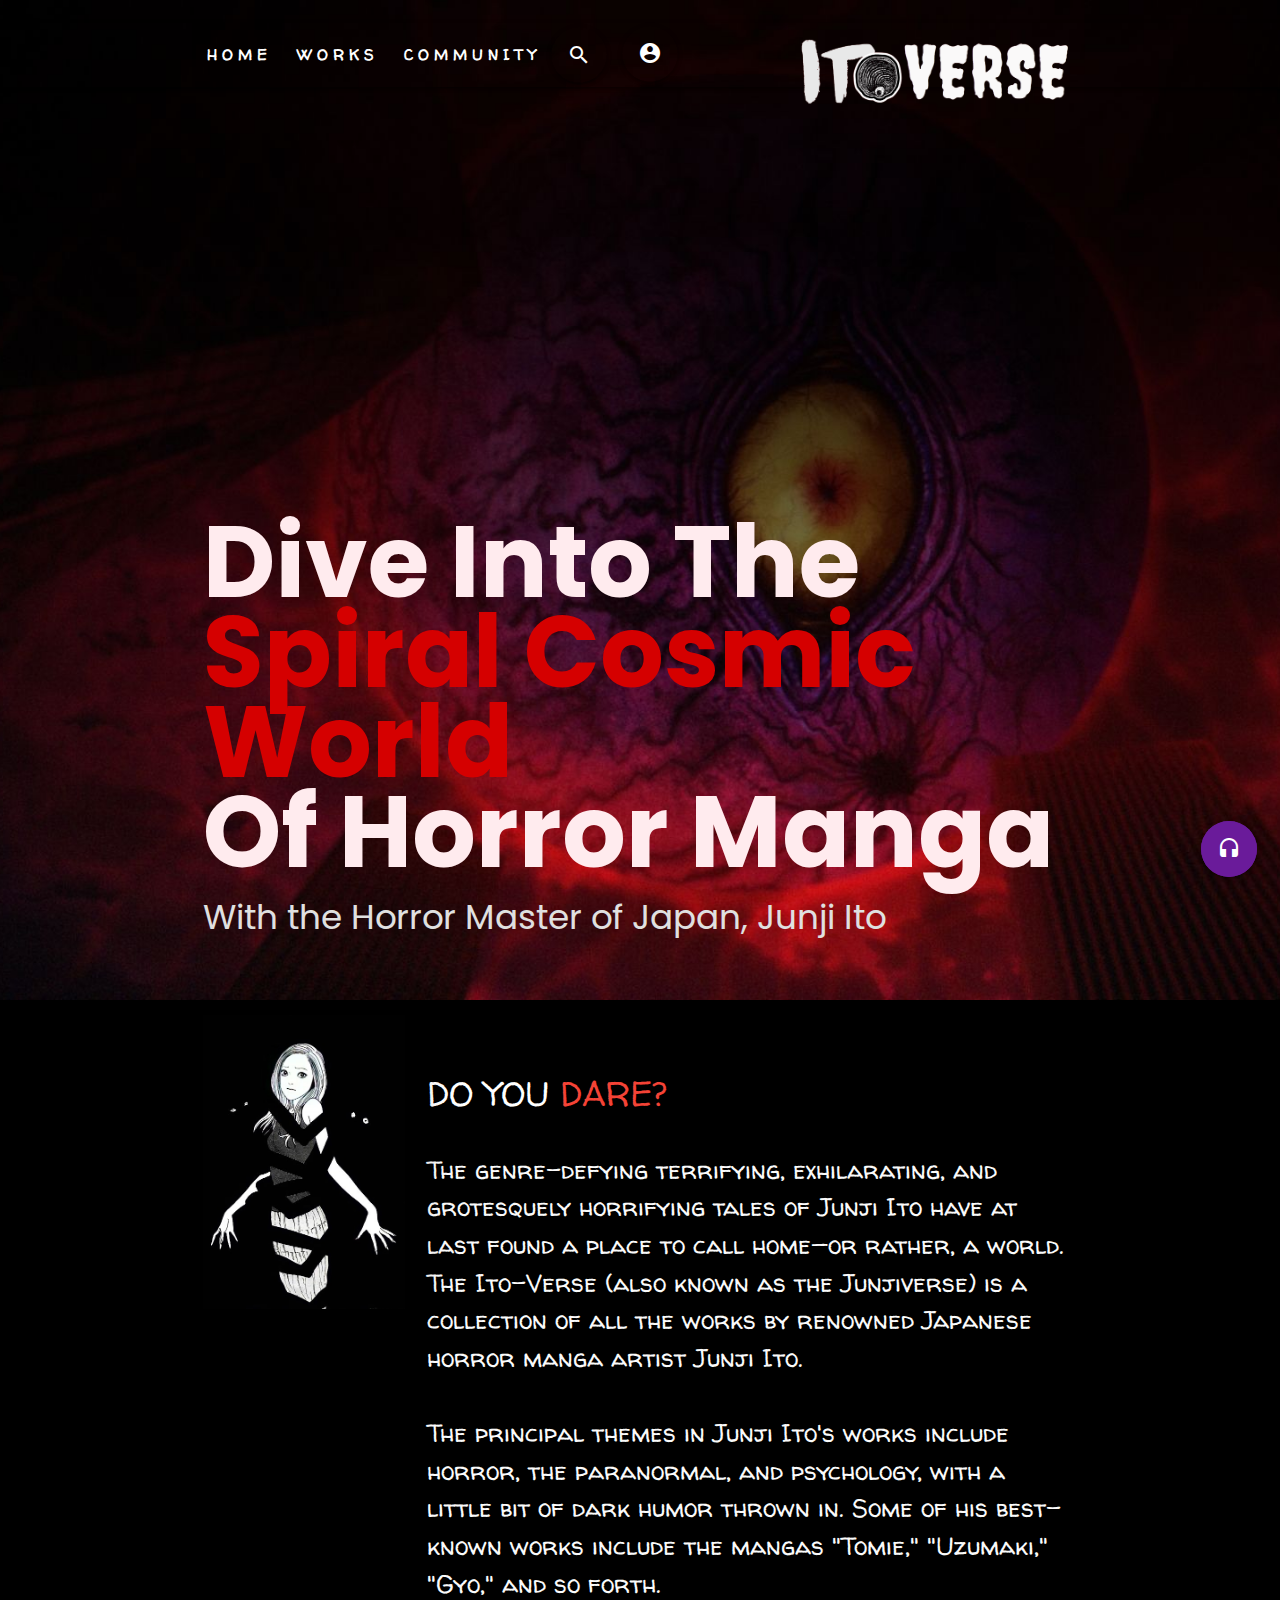
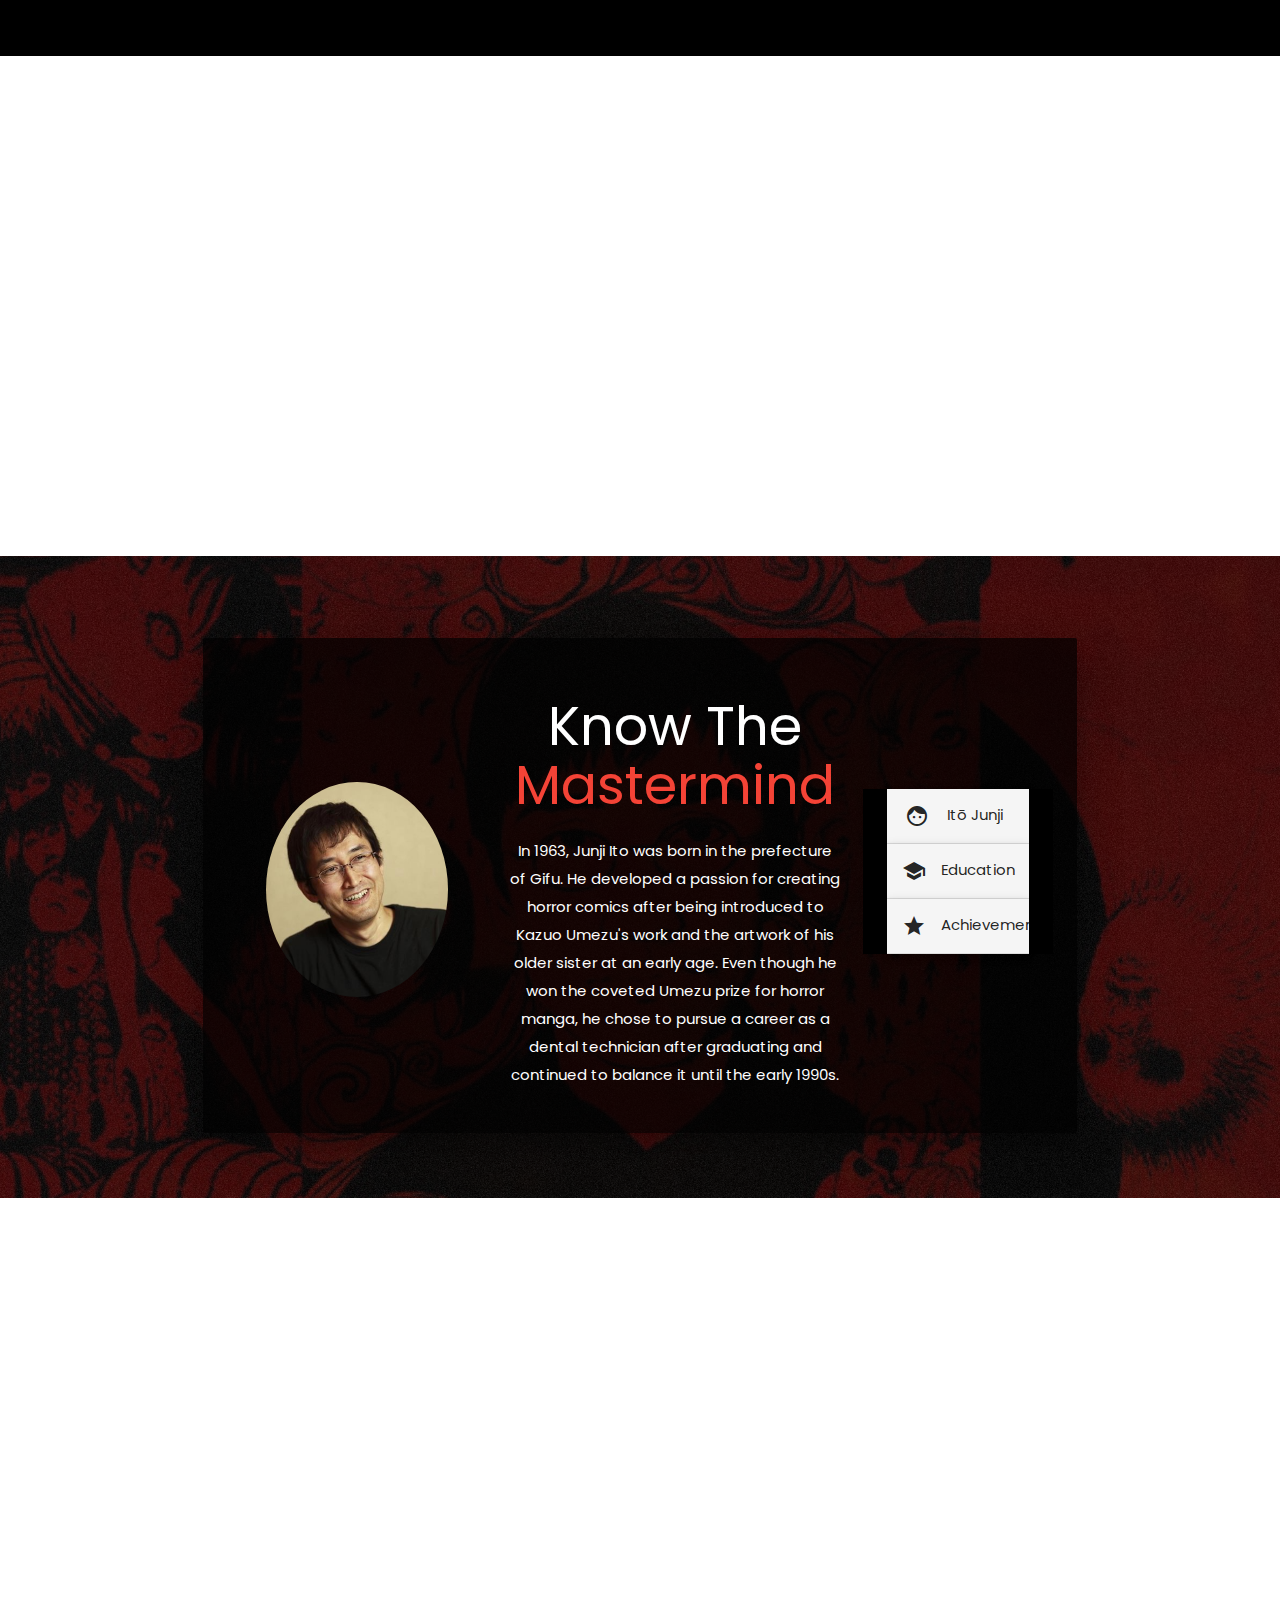
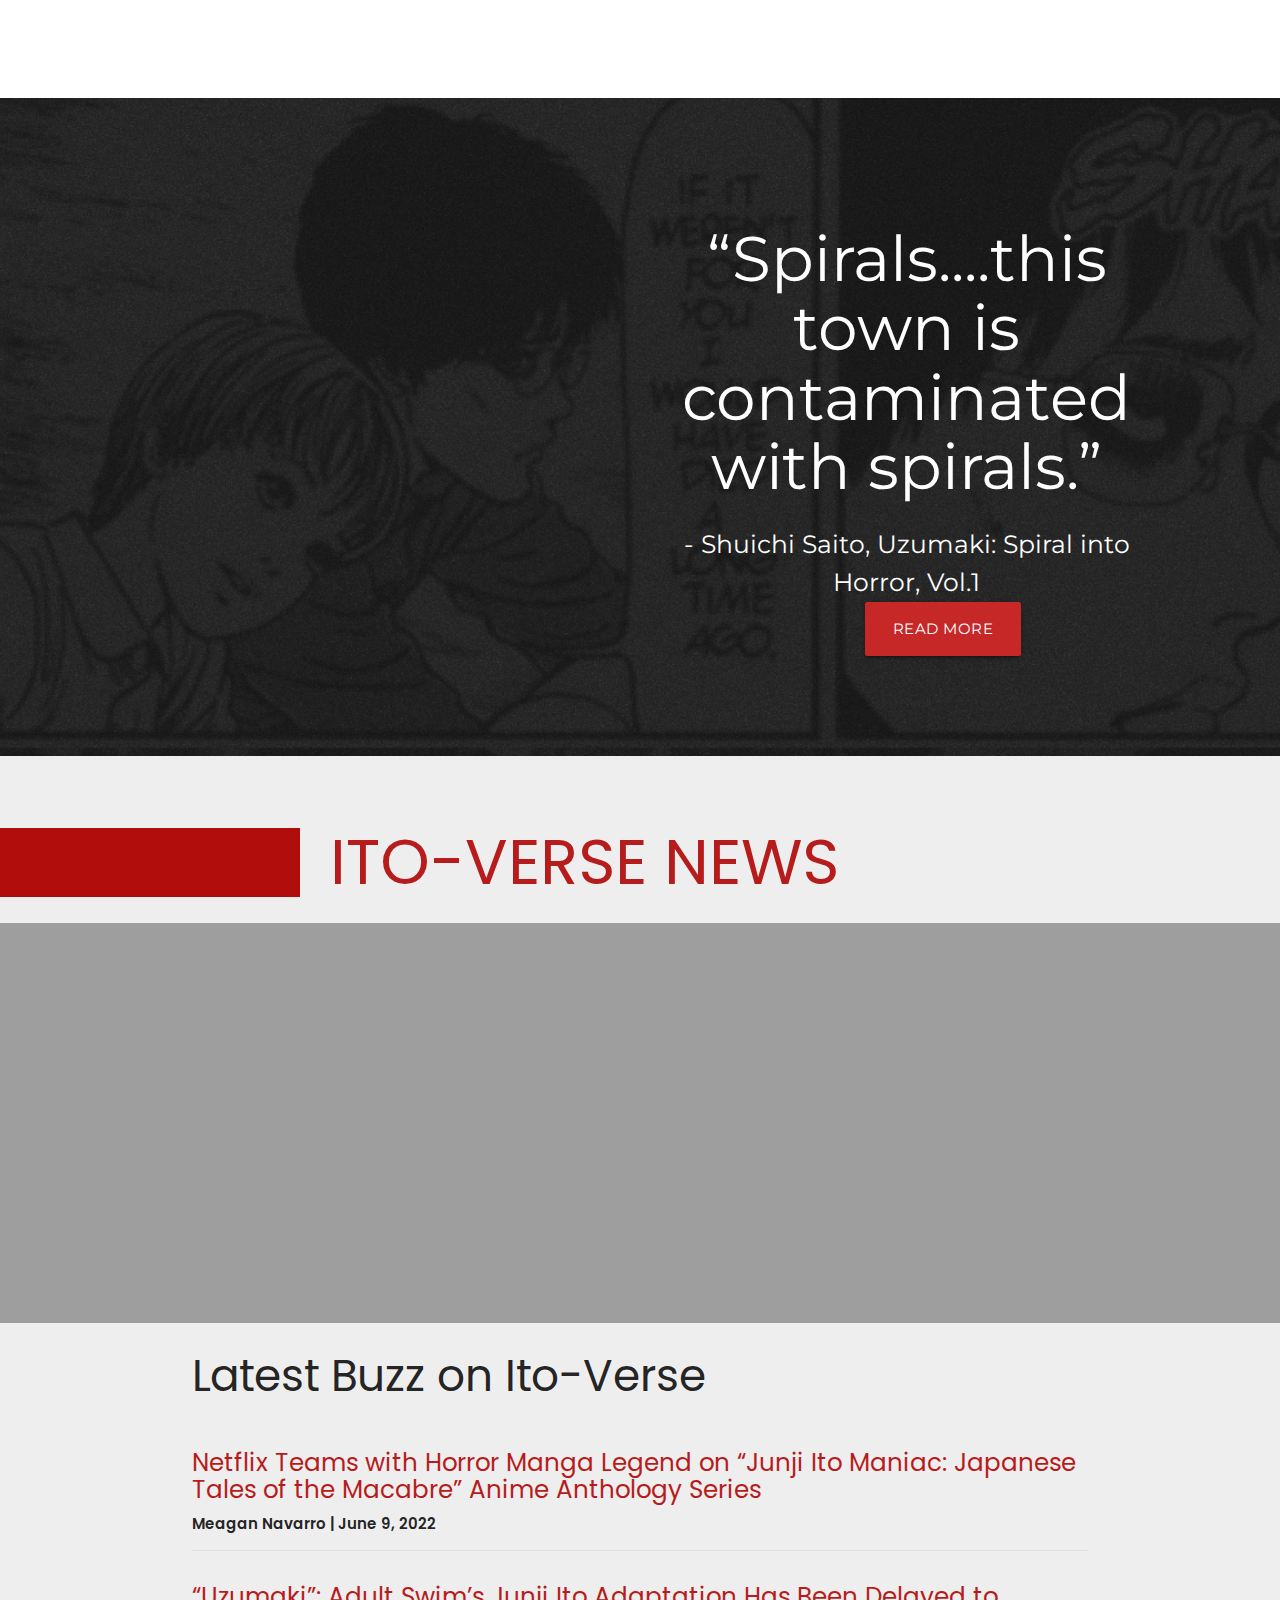
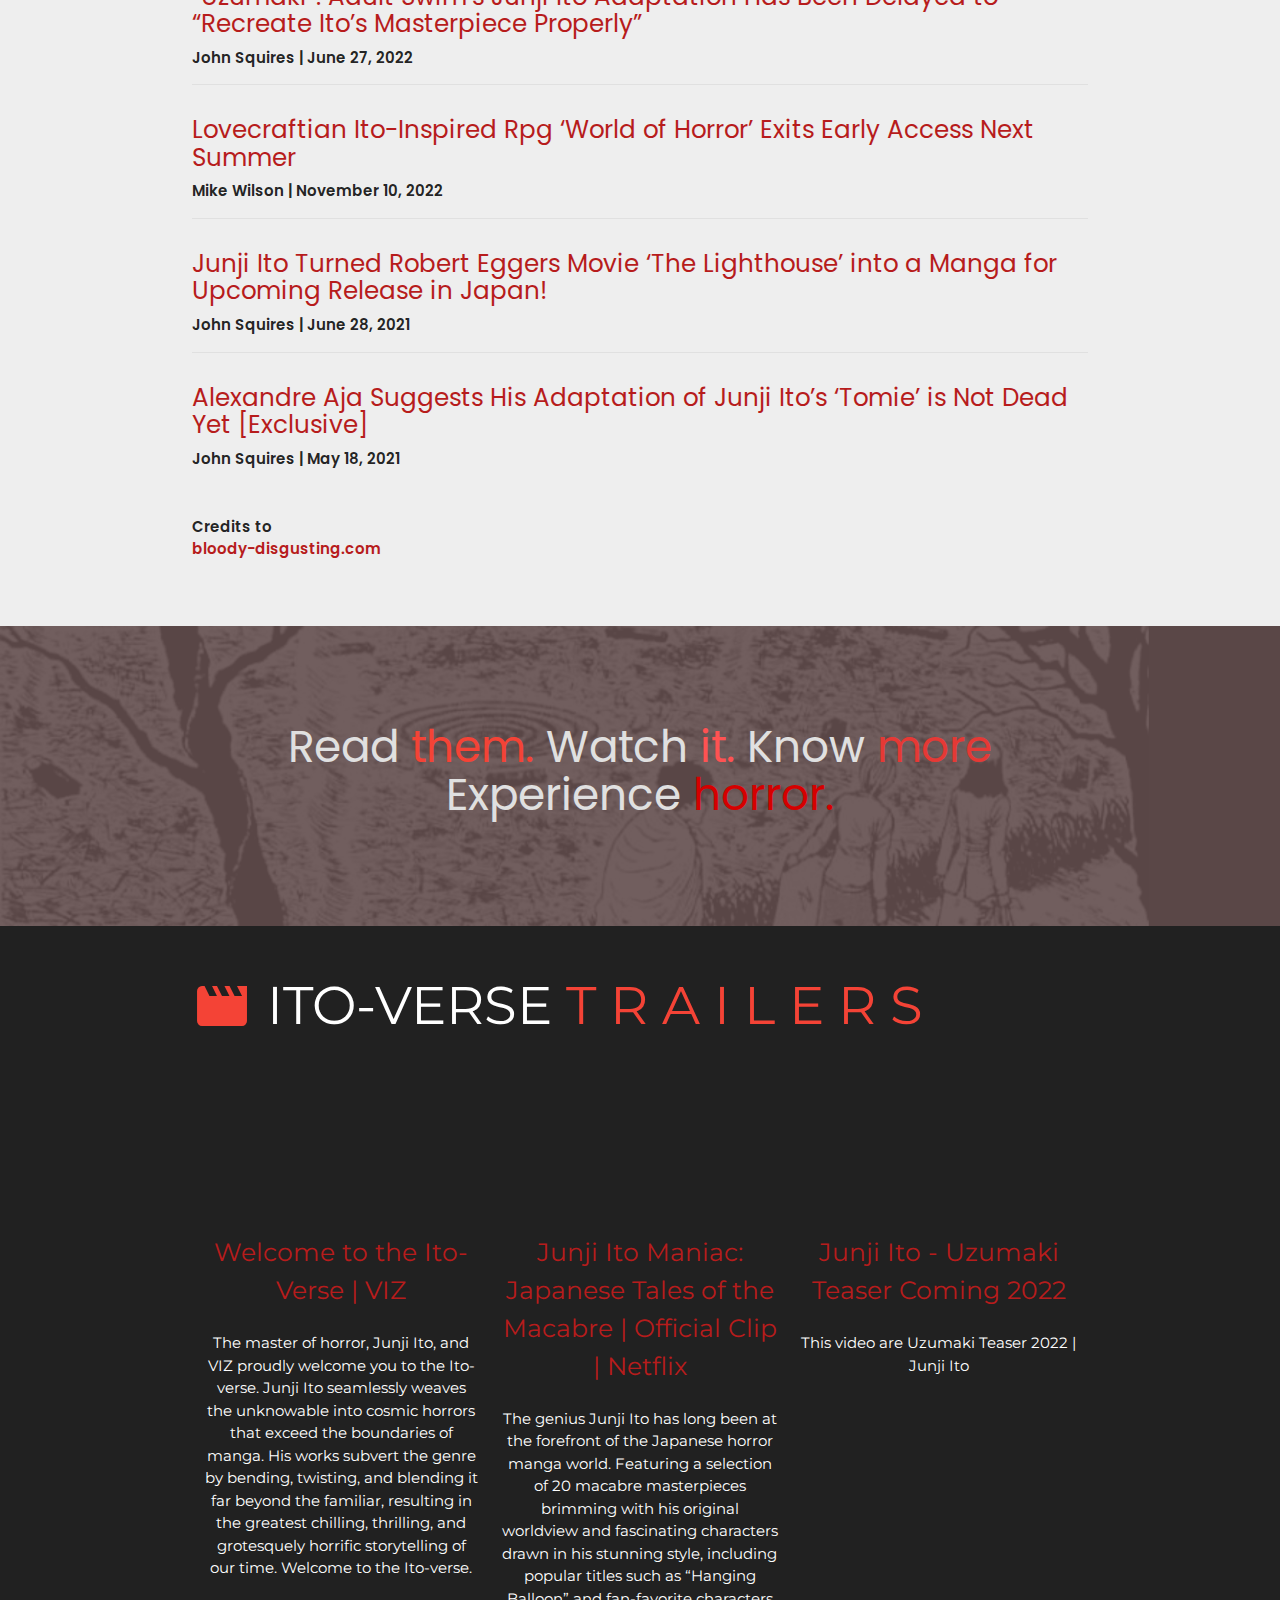
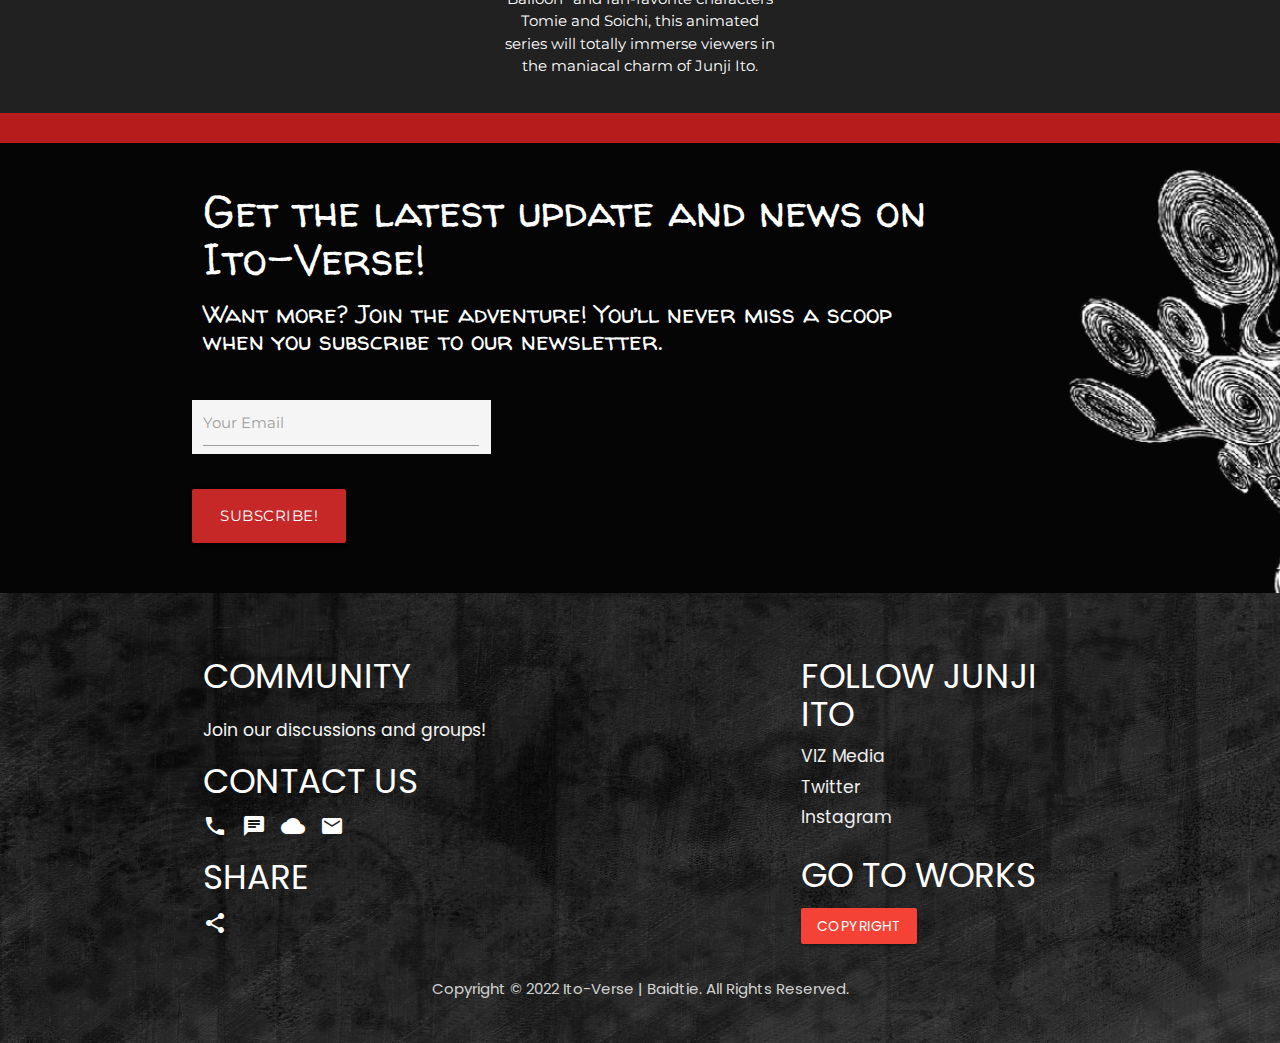
<file: index.html>
<!DOCTYPE html>
<html lang="en">
<head>
    <meta charset="UTF-8">
    <meta http-equiv="X-UA-Compatible" content="IE=edge">
    <meta name="viewport" content="width=device-width, initial-scale=1.0">
    <!-- For  Material Icons -->
    <link href="https://fonts.googleapis.com/icon?family=Material+Icons" rel="stylesheet">
    <!-- Compiled and minified CSS -->
    <link rel="stylesheet" href="https://cdnjs.cloudflare.com/ajax/libs/materialize/1.0.0/css/materialize.min.css">
    <!-- css -->
    <link rel="stylesheet" href="style.css">
    <!-- icon link -->
    <link rel="shortcut icon" type="image" href="img/icon.png">
    <!-- font google Links -->
    <link rel="preconnect" href="https://fonts.googleapis.com"><link rel="preconnect" href="https://fonts.gstatic.com" crossorigin><link href="https://fonts.googleapis.com/css2?family=Montserrat:wght@600&family=Oswald:wght@600&family=Poppins:wght@700&family=Walter+Turncoat&display=swap" rel="stylesheet">    
    <title>Ito-Verse</title>
</head>
<body>
    <!-- Header -->
    <header class="main-header">
            <br>
            <!-- Navigation Bar -->
            <nav class="nav-extended transparent">
                <div class="container">
                    <div class="nav-wrapper">
                        <a href="index.html" class="brand-logo right">
                            <img src="img/icon2.png" alt="logo" height="100" width="300"></a>
                        <a href="#" data-target="slide-out" class="sidenav-trigger tooltipped" data-position="bottom" data-tooltip="Menu">
                            <i class="material-icons">menu</i>
                        </a>
                        <ul class="left hide-on-med-and-down">
                            <li class="active waves-effect waves-red">
                                <a href="index.html" class="tooltipped" data-position="bottom" data-tooltip="Main Homepage">H O M E</a>
                            </li>
                            <li>
                                <a href="works.html" class="tooltipped" data-position="bottom" data-tooltip="Junji Ito's Works">W O R K S</a>
                            </li>
                            <li>
                                <a href="#footer" class="tooltipped" data-position="bottom" data-tooltip="Join the Fun!">C O M M U N I T Y</a>
                            </li>
                            <li>
                                <button data-target="search" class="btn-floating btn-large waves-effect waves-red transparent modal-trigger tooltipped" data-position="bottom" data-tooltip="Search Bar"><i class="material-icons">search</i>Modal</button>
                                <div id="search" class="modal search">
                                    <div class="modal-content grey">
                                    <h3 class="black-text">Search</h3>
                                        <form action="col s12 m6">
                                            <div class="input-field">
                                                <input id="search" type="search" class="required">
                                                <label class="search" for="search"><i class="material-icons">search</i></label>
                                                <i class="material-icons">close</i>
                                            </div>
                                        </form>
                                    </div>
                                </div>
                                </li>
                                <li>
                                    <a class='dropdown-trigger btn-floating btn-large waves-effect waves-red transparent' data-target='dropdown1'><i class="material-icons">account_circle</i></a>
                                        <ul id="dropdown1" class="dropdown-content grey">
                                            <li><a href="#login" class="black-text modal-trigger">Log In</a></li>
                                            <li><a href="#signup" class="black-text modal-trigger">Sign Up</a></li>
                                        </ul>
                                    </div>
                                </li>
                            </li>
                        </ul>
                    </div>
                </div>
            </nav>

    <!-- Showcase -->
    <div class="showcase container">
        <div class="row">
            <div class="col s12 m12"><br>
                <p class="red-text text-lighten-5">Dive Into The</p>
                <p class="red-text text-accent-4">Spiral Cosmic World</p>
                <p class="red-text text-lighten-5">Of Horror Manga</p>
                <h4 class="grey-text text-lighten-2">With the Horror Master of Japan, Junji Ito</h4>
            </div>
        </div>
    </div>
    </header>    

    <!-- Feature for Podcast -->
    <div class="fixed-action-btn">
    <!-- Element Showed -->
        <a id="menu" class="waves-effect waves-light btn-large btn-floating pulse purple darken-3" onclick="$('.tap-target').tapTarget('open')"><i class="material-icons">headset</i></a>
    </div>
    <!-- Tap Target Structure -->
    <div class="tap-target red darken-3" data-target="menu">
        <div class="tap-target-content white-text">
            <h2 class="right-align">Listen to<br>Our 🎶Podcast!</h2>
            <p class="flow-text">Available on Spotify and YouTube every Friday!</p><br>
            Hear and be updated about the<br> Horror Genius and His works!
        </div>
    </div>
    
    <!-- Sidenav -->
    <ul id="slide-out" class="sidenav black">
        <br><br>
        <li>
            <img src="img/icon.png" data-position="center" alt="logo" height="250" width="300"></a>
        </li>
        <li><h5 class="white-text center">Discover the world of cosmic horror</h5></li><br>
        <li class="active waves-effect waves-red">
            <a href="index.html" class="tooltipped white-text" data-position="bottom" data-tooltip="Main Home">HOME</a>
        </li>
        <li>
            <a href="works.html" class="tooltipped white-text" data-position="bottom" data-tooltip="Junji Ito's Works">WORKS</a>
        </li>
        <li>
            <a href="#footer" class="tooltipped white-text" data-position="bottom" data-tooltip="Join the Fun!">COMMUNITY</a>
        </li>
        <li>
            <a href="#login" class="btn grey darken-4 modal-trigger">Log In</a>
        </li>
        <li>
            <a href="#signup" class="btn grey darken-4 modal-trigger">Sign Up</a>
        </li>
    </ul>

    <!-- Log In -->
    <div id="login" class="modal login">
        <div class="modal-content grey darken-3 white-text center">
            <h3>LOG IN TO ITO-VERSE</h3>
            <p>Login to Experience Ito's Works</p>
            <form action="col s12 m6">
                <div class="input-field col s12 m6">
                    <input id="email" type="email" class="validate">
                    <label for="email">Email</label>
                </div>
                <div class="input-field white-type">
                    <input id="password" type="password" class="validate">
                    <label for="password">Password</label>
                </div>
                <p>
                    <label>
                    <input type="checkbox" />
                    <span>Remember Me</span>
                    </label>
                </p>
                <p>Or</p>
                <a href="https://www.facebook.com/" target="_blank" class="btn blue darken-4">Continue with Facebook</a><br>
                <a href="https://www.google.com/account/about/"  target="_blank" class="btn red darken-4">Continue with Google</a><br> 
                <a href="https://www.apple.com/ph"  target="_blank" class="btn grey">Continue with Apple ID</a><br>
            </form>  
        </div>
        <div class="modal-footer grey darken-4">
            <a onclick="M.toast({html: 'Password has been reset. Check your Email for verification.', classes: 'rounded', inDuration:'400', outDuration:'1000'})" class="modal-action modal-close btn grey darken-2"><i class="material-icons left">settings_power</i>Reset Password</a>
            <a onclick="M.toast({html: 'Account Logged In!', classes: 'rounded', inDuration:'400', outDuration:'1000'})" class="modal-action modal-close btn red darken-4"><i class="material-icons left">sentiment_very_satisfied</i>Let's Go!</a>
        </div>
    </div>

    <!-- Sign Up -->
    <div id="signup" class="modal signup">
        <div class="modal-content grey darken-3 white-text center">
            <h3>SIGN UP</h3>
            <p>Sign Up for a New ITO-VERSE Account</p>
            <form action="col s12 m6">
                    <div class="input-field col s12">
                            <input id="first_name" type="text" class="validate">
                            <label for="first_name">First Name</label>
                    </div>
                    <div class="input-field col s12">
                            <input id="last_name" type="text" class="validate">
                            <label for="last_name">Last Name</label>
                    </div>
                    <div class="input-field col s12">
                        <input id="email" type="email" class="validate">
                        <label for="email">Email</label>
                    </div>
                    <div class="input-field">
                        <input id="password" type="password" class="validate">
                        <label for="password">Password</label>
                    </div>
                    <p>
                        <label>
                        <input type="checkbox"/>
                        <span>Remember Me</span>
                        </label>
                    </p>
                    <p>Or</p>
                    <a href="https://www.facebook.com/" target="_blank" class="btn blue darken-4">Continue with Facebook</a>
                    <a href="https://www.google.com/account/about/"  target="_blank" class="btn red darken-4">Continue with Google</a>
                    <a href="https://www.apple.com/ph"  target="_blank" class="btn grey">Continue with Apple ID</a><br>
            </form>      
        </div>
        <div class="modal-footer grey darken-4 center">
            <a onclick="M.toast({html: 'Password has been reset. Check your Email for verification.', classes: 'rounded', inDuration:'400', outDuration:'1000'})" class="modal-action modal-close btn grey darken-4 "><i class="material-icons left">settings_power</i>Reset Password</a>
            <a onclick="M.toast({html: 'Account Signed Up!', classes: 'rounded', inDuration:'400', outDuration:'1000'})" class="modal-action modal-close btn red darken-4"><i class="material-icons left pulse">sentiment_very_satisfied</i>Let's Go!</a>
        </div>
    </div>

    <!-- Section: Introduction-->
    <section class="section section-introduction black">
        <div class="container">
            <div class="row">
                <div class="col s12 m5 l3">
                    <img class="responsive-img materialboxed z-depth-5" width="800" src="img/intro.jpg" data-caption="Mimi no Kaidan (2002-2003)">
                </div>
                <div class="col s12 m7 l9 red-text">
                    <h4>
                        <br><span class="white-text">DO YOU</span>
                        DARE?
                        <p class="flow-text grey-text text-lighten-5"><br>The genre-defying terrifying, exhilarating, and grotesquely horrifying tales of Junji Ito have at last found a place to call home—or rather, a world. The Ito-Verse (also known as the Junjiverse) is a collection of all the works by renowned Japanese horror manga artist Junji Ito. </p>
                        <p class="flow-text grey-text text-lighten-5"><br> The principal themes in Junji Ito's works include horror, the paranormal, and psychology, with a little bit of dark humor thrown in. Some of his best-known works include the mangas "Tomie," "Uzumaki," "Gyo," and so forth.</p>
                    </h4>
                </div>
            </div>
        </div>
    </section>

    <!-- Parallax-->
    <div class="parallax-container">
        <div class="parallax"><img src="img/bg3.jpg"></div>
    </div>

    <!-- Section: Author -->
    <section class="section section-author">
        <div class="container">
            <div class="row">
                <div class="col s12">
                    <br><br>
                        <div class="card-panel z-depth-5">
                            <div class="row valign-wrapper">
                                <div class="col s12 m3 l4"><br>
                                    <div class="container">
                                        <img src="img/junji1.jpg" alt="" class="circle responsive-img circle materialboxed" data-caption="Ito Junji">
                                    </div>
                                </div>
                                <div class="col s12 m4 l5 red-text">
                                    <h2 class="center-align">
                                        <span class="white-text">Know The</span>
                                        Mastermind
                                    </h2>
                                    <p class="white-text center-align">In 1963, Junji Ito was born in the prefecture of Gifu. He developed a passion for creating horror comics after being introduced to Kazuo Umezu's work and the artwork of his older sister at an early age. Even though he won the coveted Umezu prize for horror manga, he chose to pursue a career as a dental technician after graduating and continued to balance it until the early 1990s.</p>
                                </div>
                                <div class="col s12 m5 l3">
                                    <ul class="collapsible popout">
                                        <li>
                                        <div class="collapsible-header grey lighten-4"><i class="material-icons">face</i>Itō Junji</div>
                                        <div class="collapsible-body black"><span class="white-text">Born: July 31, 1963 (age 59)<br>Nationality: Japanese<br>Occupation: Writer, penciller, inker, manga artist<br>Spouse: Ayako Ishiguro (m. 2006)<br>Children: 2</span></div>
                                        </li>
                                        <li>
                                        <div class="collapsible-header grey lighten-4"><i class="material-icons">school</i>Education</div>
                                        <div class="collapsible-body black"><span class="white-text">Education: Nakatsu High School<br>Graduated a degree on Dental Technology</span></div>
                                        </li>
                                        <li>
                                        <div class="collapsible-header grey lighten-4"><i class="material-icons">star</i>Achievements</div>
                                        <div class="collapsible-body black"><span class="white-text">Notable work:<br>Tomie; Uzumaki; Gyo<br><br> Four-time Eisner Award-winning creator Junji Ito made his professional manga debut in 1987, and since then has gone on to be recognized as one of the greatest contemporary artists working in the horror genre.</span></div>
                                        </li>
                                    </ul>
                                </div>
                            </div>
                        </div>
                    </div>
                </div>
            </div>
        </div> 
    </section>

    <!-- 2nd Parallax -->
    <div class="parallax-container">
        <div class="parallax"><img src="img/bg4.png"></div>
    </div>
    
    <!-- Section: Previews -->
    <section class="section section-previews black">
        <div class="row">
            <div class="carousel col s12 m4 offset-m1 l6">
                <a class="carousel-item" href="works.html"><img src="img/uzumaki1.jpg"></a>
                <a class="carousel-item" href="works.html"><img src="img/dissolving1.jpg"></a>
                <a class="carousel-item" href="works.html"><img src="img/fragments1.jpg"></a>
                <a class="carousel-item" href="works.html"><img src="img/cat1.jpg"></a>
                <a class="carousel-item" href="works.html"><img src="img/remina1.jpg"></a>
                <a class="carousel-item" href="works.html"><img src="img/deserter1.jpg"></a>
                <a class="carousel-item" href="works.html"><img src="img/frankenstein1.jpg"></a>
                <a class="carousel-item" href="works.html"><img src="img/gyo1.jpg"></a>
                <a class="carousel-item" href="works.html"><img src="img/human1.jpg"></a>
                <a class="carousel-item" href="works.html"><img src="img/liminal1.jpg"></a>
                <a class="carousel-item" href="works.html"><img src="img/lovesickness1.jpg"></a>
                <a class="carousel-item" href="works.html"><img src="img/paradox1.jpg"></a>
                <a class="carousel-item" href="works.html"><img src="img/shiver1.jpg"></a>
                <a class="carousel-item" href="works.html"><img src="img/smashed1.jpg"></a>
                <a class="carousel-item" href="works.html"><img src="img/tomie1.jpg"></a>
                <a class="carousel-item" href="works.html"><img src="img/twisted1.jpg"></a>
                <a class="carousel-item" href="works.html"><img src="img/sensor1.jpg"></a>
                <a class="carousel-item" href="works.html"><img src="img/diary.jpg"></a>
                <a class="carousel-item" href="works.html"><img src="img/mimi1.jpg"></a>
                <a class="carousel-item" href="works.html"><img src="img/rasputin.jpg"></a>
                <a class="carousel-item" href="works.html"><img src="img/sensor1.jpg"></a>
                <a class="carousel-item" href="works.html"><img src="img/venus1.jpg"></a>
                <a class="carousel-item" href="works.html"><img src="img/voices1.jpg"></a>
            </div>
            <div class="col s12 m7 l5">
                <h1 class="white-text center-align"><br>“Spirals....this town is contaminated with spirals.”</h1>
                <p class="white-text flow-text center-align">- Shuichi Saito, Uzumaki: Spiral into Horror, Vol.1</p>
            </div>  
            <div class="col s12 m3 offset-m7 l5 offset-l8">
                <a href="works.html" target="_blank" class="waves-effect waves-light btn-large red darken-3 hoverable">READ MORE</a><br>
            </div> 
        </div>        
    </section>


    <!-- Section: News -->
    <section class="section section-news grey lighten-3">
        <div class="row">
            <h1 class="red-text text-darken-4 blockquote">ITO-VERSE NEWS</h1>
            <div class="slider">
                <ul class="slides">
                    <li class="indicator-item">
                        <img src="img/news1.png" class="responsive-img"> 
                        <div class="caption left-align">
                            <br><br><br><br><br><br><br>
                            <h3 class="white-text"><span>Netflix Teams with Horror Manga Legend on “Junji Ito Maniac: Japanese Tales of the Macabre” Anime Anthology Series</span></h3>
                            <h4 class="red-text text-darken-4">A N I M E</h4>
                        </div>
                    </li>
                    <li>
                        <img src="img/news2.png"> 
                        <div class="caption left-align">
                            <br><br><br><br><br><br><br><br><br>
                            <h3 class="white-text"><span>“Uzumaki”: Adult Swim’s Junji Ito Adaptation Has Been Delayed to “Recreate Ito’s Masterpiece Properly”</span></h3>
                            <h4 class="red-text text-darken-4">T V</h4>
                        </div>
                    </li>
                    <li>
                        <img src="img/news3.png"> 
                        <div class="caption left-align">
                            <br><br><br><br><br><br><br><br><br><br>
                            <h3 class="white-text"><span>Lovecraftian Ito-Inspired Rpg ‘World of Horror’ Exits Early Access Next Summer</span></h3>
                            <h4 class="red-text text-darken-4">V I D E O  G A M E S</h4>
                        </div>
                    </li>
                    <li>
                        <img src="img/news4.png"> 
                        <div class="caption left-align">
                            <br><br><br><br><br><br><br><br>
                            <h3 class="white-text"><span>Junji Ito Turned Robert Eggers Movie ‘The Lighthouse’ into a Manga for Upcoming Release in Japan!</span></h3>
                            <h4 class="red-text text-darken-4">M O V I E S</h4>
                        </div>
                    </li>
                    <li>
                        <img src="img/news5.png"> 
                        <div class="caption left-align">
                            <br><br><br><br><br><br><br><br>
                            <h3 class="white-text"><span>Alexandre Aja Suggests His Adaptation of Junji Ito’s ‘Tomie’ is Not Dead Yet [Exclusive]</span></h3>
                            <h4 class="red-text text-darken-4">M O V I E S</h4>
                        </div>
                    </li>
                </ul>
            </div>
            <div class="container">
                <h3>Latest Buzz on Ito-Verse</h3>
                    <div class="section">
                        <a href="https://bloody-disgusting.com/tv/3718587/netflix-teams-with-horror-manga-legend-on-junji-ito-maniac-japanese-tales-of-the-macabre-anime-anthology-series/" target="_blank"><h5 class="red-text text-darken-4">Netflix Teams with Horror Manga Legend on “Junji Ito Maniac: Japanese Tales of the Macabre” Anime Anthology Series</h5></a>
                        <p>Meagan Navarro | June 9, 2022</p>
                    </div>
                <div class="divider"></div>
                    <div class="section">
                        <a href="https://bloody-disgusting.com/tv/3720978/uzumaki-adult-swims-junji-ito-adaptation-has-been-delayed-to-recreate-itos-masterpiece-properly/" target="_blank"><h5 class="red-text text-darken-4">“Uzumaki”: Adult Swim’s Junji Ito Adaptation Has Been Delayed to “Recreate Ito’s Masterpiece Properly”</h5></a>
                        <p>John Squires | June 27, 2022</p>
                    </div>
                <div class="divider"></div>
                    <div class="section">
                        <a href="https://bloody-disgusting.com/video-games/3740041/lovecraftian-ito-inspired-rpg-world-of-horror-exits-early-access-next-summer-trailer/" target="_blank"><h5 class="red-text text-darken-4">Lovecraftian Ito-Inspired Rpg ‘World of Horror’ Exits Early Access Next Summer</h5></a>
                        <p>Mike Wilson | November 10, 2022</p>
                    </div>
                <div class="divider"></div>
                    <div class="section">
                        <a href="https://bloody-disgusting.com/movie/3671527/junji-ito-turned-robert-eggers-movie-lighthouse-manga-upcoming-release-japan/" target="_blank"><h5 class="red-text text-darken-4">Junji Ito Turned Robert Eggers Movie ‘The Lighthouse’ into a Manga for Upcoming Release in Japan!</h5></a>
                        <p>John Squires | June 28, 2021</p>
                    </div>
                <div class="divider"></div>
                    <div class="section">
                        <a href="https://bloody-disgusting.com/movie/3665671/alexandre-aja-suggests-adaptation-junji-itos-tomie-not-dead-yet-exclusive/" target="_blank"><h5 class="red-text text-darken-4">Alexandre Aja Suggests His Adaptation of Junji Ito’s ‘Tomie’ is Not Dead Yet [Exclusive]</h5></a>
                        <p>John Squires | May 18, 2021</p><br><br>
                        Credits to
                        <a href="https://bloody-disgusting.com/" target="_blank"><p class="red-text text-darken-4">bloody-disgusting.com</p></a>
                    </div>
            </div>
            </div>
        </div>
    </section>

    <!-- Section: Line message -->
    <section class="section section-message white-text">
        <div class="primary-overlay valign-wrapper">
            <div class="container">
                <div class="row">
                    <div class="col s12 center">
                        <h3 class="center grey-text text-lighten-2">Read 
                            <span class="red-text">them.</span> 
                            Watch
                            <span class="red-text text-accent-2">it.</span> 
                            Know
                            <span class="red-text text-darken-1">more</span> 
                            Experience
                            <span class="red-text text-accent-4">horror.</span> 
                        </h3>
                    </div>
                </div>
            </div>
        </div>
    </section>

    <!-- Section: Trailers -->
    <section class="section section-gallery grey darken-4">
    <div class="container">
        <div class="red-text">
            <h2>
            <span class="white-text">ITO-VERSE</span>
            T R A I L E R S
            <i class="material-icons medium left hide-on-med-and-down">movie</i>
            </h2>
        </div>
        <div class="row">  
            <div class="col s4 center">
                <div class="video-container">
                    <iframe width="853" height="480" src="https://www.youtube.com/embed/gJ6m6Nr4X8o" title="Welcome to the Ito-verse | VIZ" frameborder="0" allow="accelerometer; autoplay; clipboard-write; encrypted-media; gyroscope; picture-in-picture" allowfullscreen></iframe>
                </div><br>
                <p class="red-text text-darken-4 center flow-text">Welcome to the Ito-Verse | VIZ</p><br>
                <p class="white-text">The master of horror, Junji Ito, and VIZ proudly welcome you to the Ito-verse. Junji Ito seamlessly weaves the unknowable into cosmic horrors that exceed the boundaries of manga. His works subvert the genre by bending, twisting, and blending it far beyond the familiar, resulting in the greatest chilling, thrilling, and grotesquely horrific storytelling of our time. Welcome to the Ito-verse.</p>
            </div>
            <div class="col s4 center">
                <div class="video-container">
                    <iframe width="853" height="480" src="https://www.youtube.com/embed/kPNo4QttuWI" title="Junji Ito Maniac: Japanese Tales of the Macabre | Official Clip | Netflix" frameborder="0" allow="accelerometer; autoplay; clipboard-write; encrypted-media; gyroscope; picture-in-picture" allowfullscreen></iframe>
                </div><br>
                <p class="red-text text-darken-4 center flow-text">Junji Ito Maniac: Japanese Tales of the Macabre | Official Clip | Netflix</p><br>
                <p class="white-text">The genius Junji Ito has long been at the forefront of the Japanese horror manga world. Featuring a selection of 20 macabre masterpieces brimming with his original worldview and fascinating characters drawn in his stunning style, including popular titles such as “Hanging Balloon” and fan-favorite characters Tomie and Soichi, this animated series will totally immerse viewers in the maniacal charm of Junji Ito.</p>
            </div>
            <div class="col s4 center">
                <div class="video-container">
                    <iframe width="853" height="480" src="https://www.youtube.com/embed/MNCWOCVPzDE" title="Junji Ito - Uzumaki Teaser Coming 2022" frameborder="0" allow="accelerometer; autoplay; clipboard-write; encrypted-media; gyroscope; picture-in-picture" allowfullscreen></iframe>
                </div><br>
                <p class="red-text text-darken-4 center flow-text">Junji Ito - Uzumaki Teaser Coming 2022</p><br>
                <p class="white-text">This video are Uzumaki Teaser 2022 | Junji Ito</p><br>
            </div>
        </div>
    </div>
    </section>

    <!-- Section: Line -->
    <section class="section section-gallery red darken-4">
    </section>

    <!-- Section: Newsletter -->
    <section class="section section-newsletter black">
        <div class="container">
        <div class="row">
            <div class="newsletter col s12 m10">
                <h3 class="white-text">Get the latest update and news on Ito-Verse!</h3>
                <h5 class="white-text">Want more? Join the adventure! You’ll never miss a scoop when you subscribe to our newsletter.</h5>
            </div>
        </div>
        <div class="row">    
            <div class="input-field col s4 grey lighten-4">
                <input id="email" type="text" class="validate">
                <label class="active" for="email">Your Email</label>
            </div>
        </div>
        <a onclick="M.toast({html: 'Thank You for your subscription! Updates on Ito-Verse will be sent to you right away!', classes: 'rounded', inDuration:'400', outDuration:'1000'})" class="waves-effect waves-light btn-large red darken-3 hoverable">Subscribe!</a>
    </div>
    </section>

    <!-- Footer -->
    <footer class="page-footer" id="footer">
        <div class="container">
            <div class="row">
            <div class="col l6 s12">
                <br>
                <a class="waves-effect waves-red" href="https://www.reddit.com/r/junjiito/"><h4 class="white-text">COMMUNITY</h4></a>
                <h6 class="grey-text text-lighten-4">Join our discussions and groups!</h6>
                <h4 class="white-text">CONTACT US</h4><i class="material-icons left">call</i><i class="material-icons left">chat</i><i class="material-icons left">cloud</i><i class="material-icons left">email</i>
                <br>
                <h4 class="white-text">SHARE</h4><i class="material-icons left">share</i>
            </div>
            <div class="col l4 offset-l2 s12">
                <br>
                <h4 class="white-text">FOLLOW JUNJI ITO</h4>
                <ul>
                <li><a class="grey-text text-lighten-3" href="https://www.viz.com/junji-ito"><h6>VIZ Media</h6></a></li>
                <li><a class="grey-text text-lighten-3" href="https://twitter.com/junjiitofficial"><h6>Twitter</h6></a></li>
                <li><a class="grey-text text-lighten-3" href="#!"><h6>Instagram</h6></a></li>
                </ul>
                <a class="waves-effect waves-red" href="works.html"><h4 class="white-text">GO TO WORKS</h4></a><br>
                <a class="waves-effect waves-light btn red modal-trigger" href="#modal2">COPYRIGHT</a>
                <div id="modal2" class="modal">
                    <div class="modal-content white-text center">
                        <h4>COPYRIGHT</h4><br>
                        <p>Ito-Verse is in no way affiliated with Junji Ito and exists without his endorsement, consent, and, most likely, without his knowledge. All copyright images appearing on Ito-Verse belong to their respective copyright holders, be they Junji Ito, Viz Media, Asahi Sonorama, Big Comics, or whoever. Ito-Verse exists for the sole purpose of providing information on Junji Ito's horror manga and movies, and animes derived from his comics. Many of the translations of book names or movie names are unofficial, and although efforts have been made to be accurate to the source material, some translations may contain errors. All rights are reserved.</p>
                    </div>
                <div class="modal-footer transparent">
                    <a href="#!" class="modal-close waves-effect waves-green btn-flat white-text">Agree</a>
                </div>
            </div>
            </div>
            </div>
        </div>
        <div class="footer-copyright">
            <div class="container center">
            Copyright © 2022 Ito-Verse | Baidtie. All Rights Reserved.
            </div>
        </div>
    </footer>


    <!-- Jquery CDN -->
    <script src="https://code.jquery.com/jquery-3.6.1.min.js" integrity="sha256-o88AwQnZB+VDvE9tvIXrMQaPlFFSUTR+nldQm1LuPXQ=" crossorigin="anonymous"></script>
    <!-- Compiled and minified JavaScript -->
    <script src="https://cdnjs.cloudflare.com/ajax/libs/materialize/1.0.0/js/materialize.min.js"></script>

    <script>
        $(document).ready(function() {
            //Modal Init
            $('.modal').modal({
            });
            // Floating Action Button Init
            $('.fixed-action-btn').floatingActionButton();
            // Dropdown Init
            $('.dropdown-trigger').dropdown({
                closeOnClick: true,
                autoTrigger: true,
                hover: true,
                outDuration: 1000,
                inDuration: 800,
                constrainWidth: false
            });
            // Tooltips Init
            $('.tooltipped').tooltip({
                isHovered: true,
                enterDelay: 300
            });
            // Slider Box Init
            $('.slider').slider({
                indicators: true,
                height: 700,
                duration: 500,
                interval: 5000
            });
            // Sidenav Init
            $('.sidenav').sidenav({
                edge: 'right',
                inDuration: 500,
                outDuration: 1000
            });
            // Material Box Init
            $('.materialboxed').materialbox({
                indicators: true,
                duration: 500,
                interval: 5000,
                overlayActive: true
            });
            // Parallax Init
            $('.parallax').parallax();
            // Feature Discovery Init
            $('.tap-target').tapTarget();
            // Collapsible Init
            $('.collapsible').collapsible();
            // Carousel Init
            $('.carousel').carousel();
            // Prefilling Text Input
            M.updateTextFields();
        });
    </script>
</body>
</html>
</file>
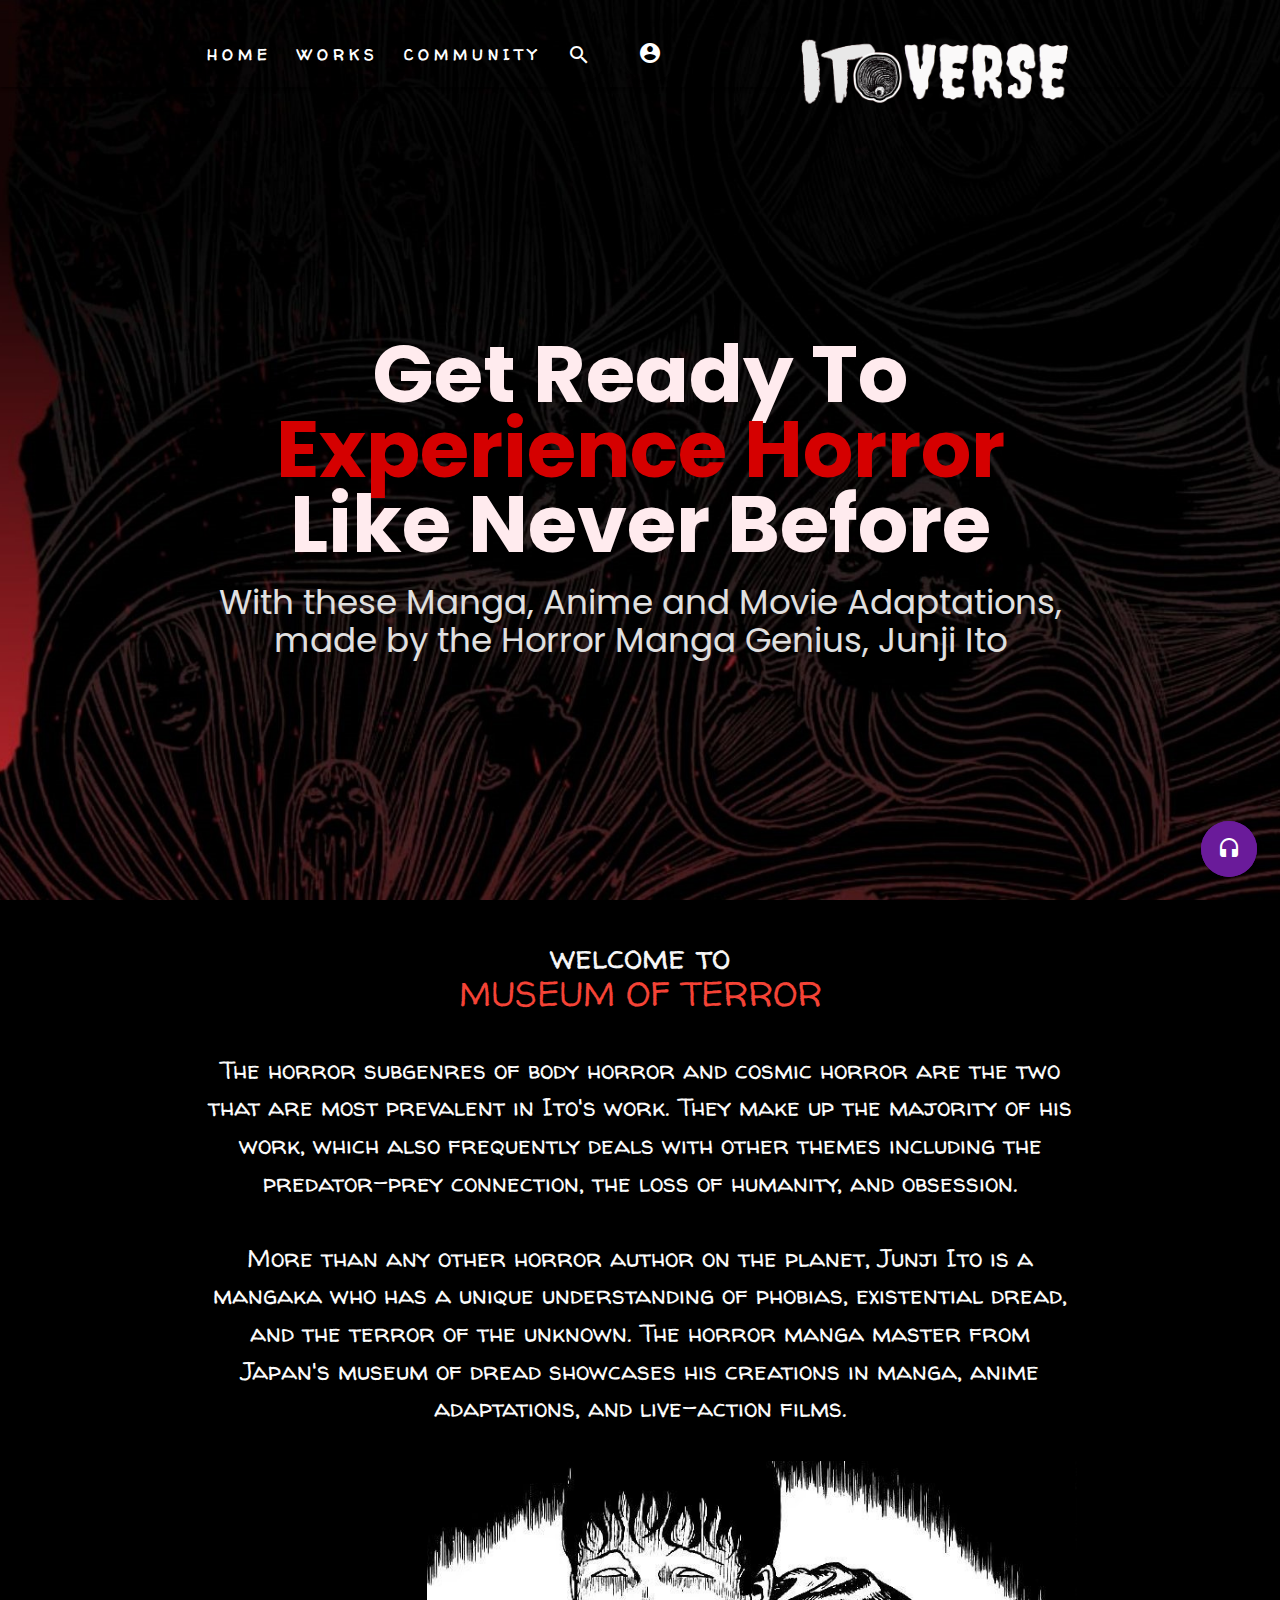
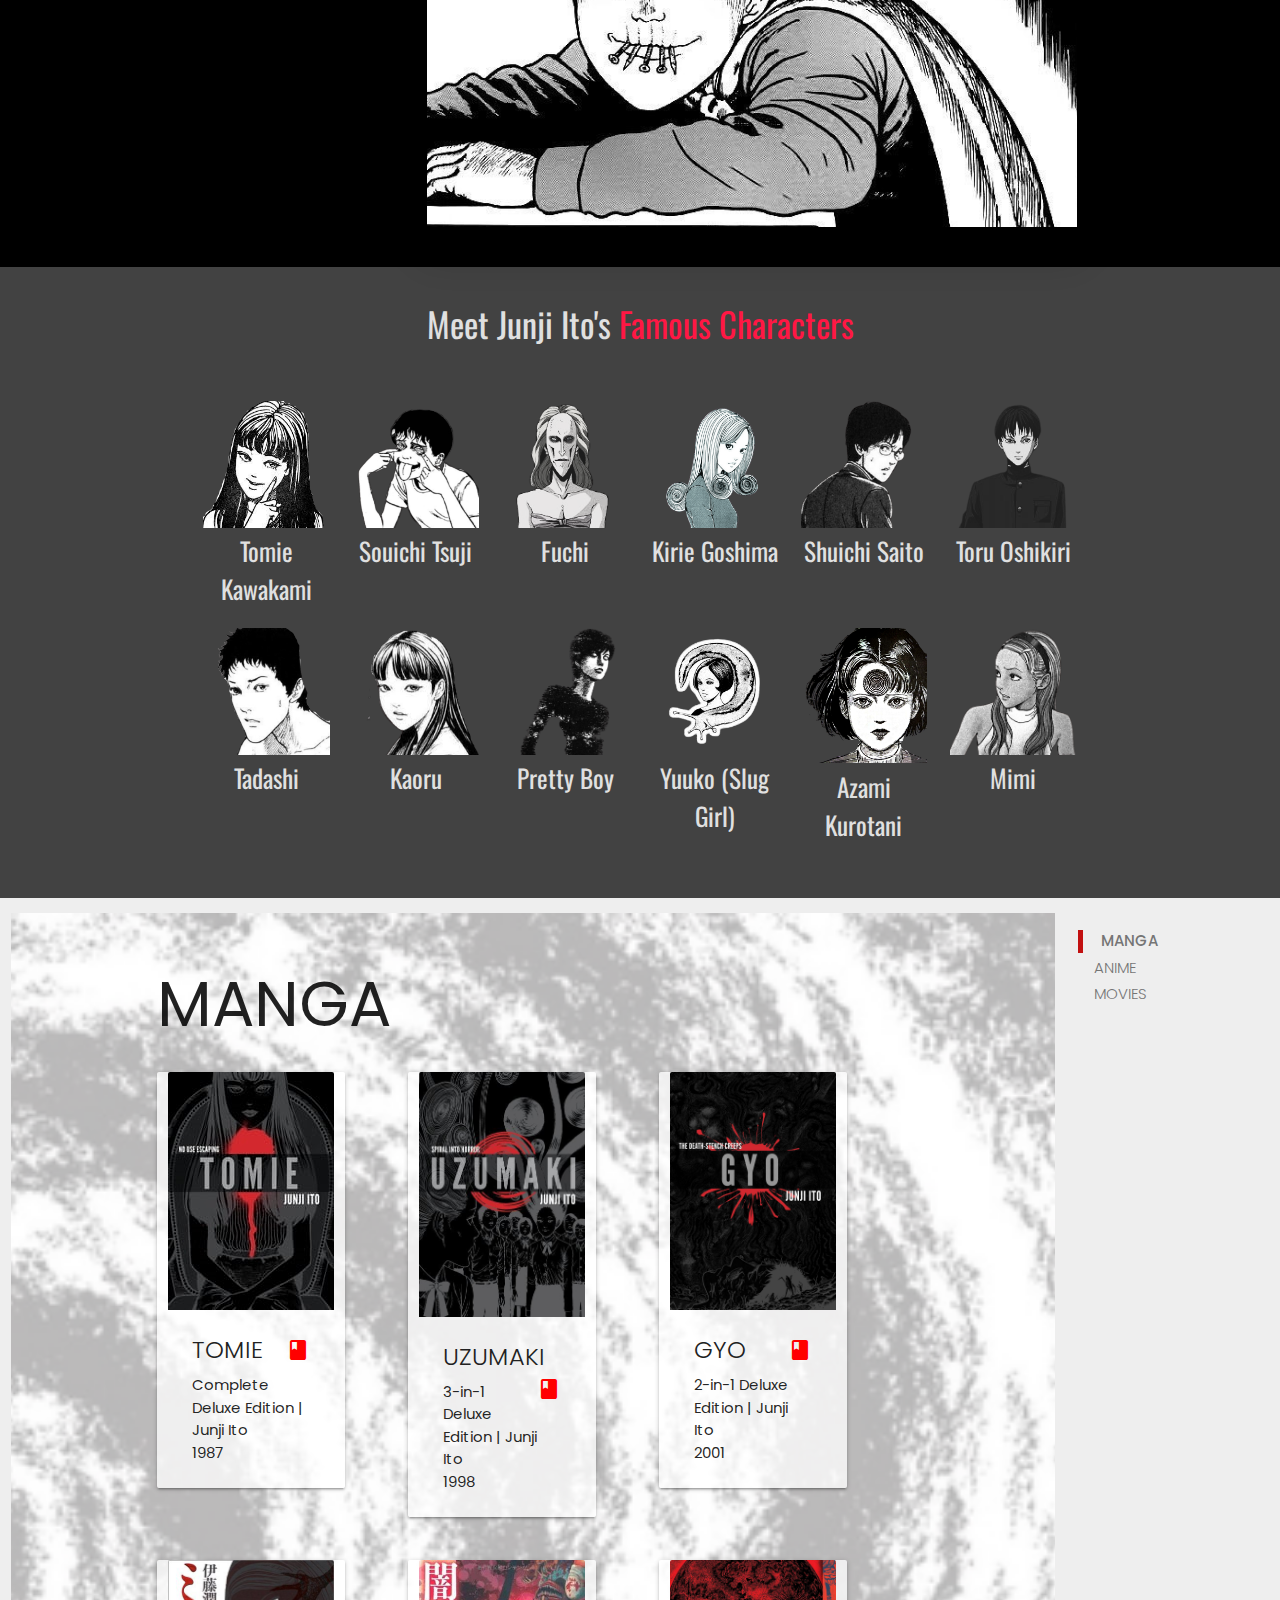
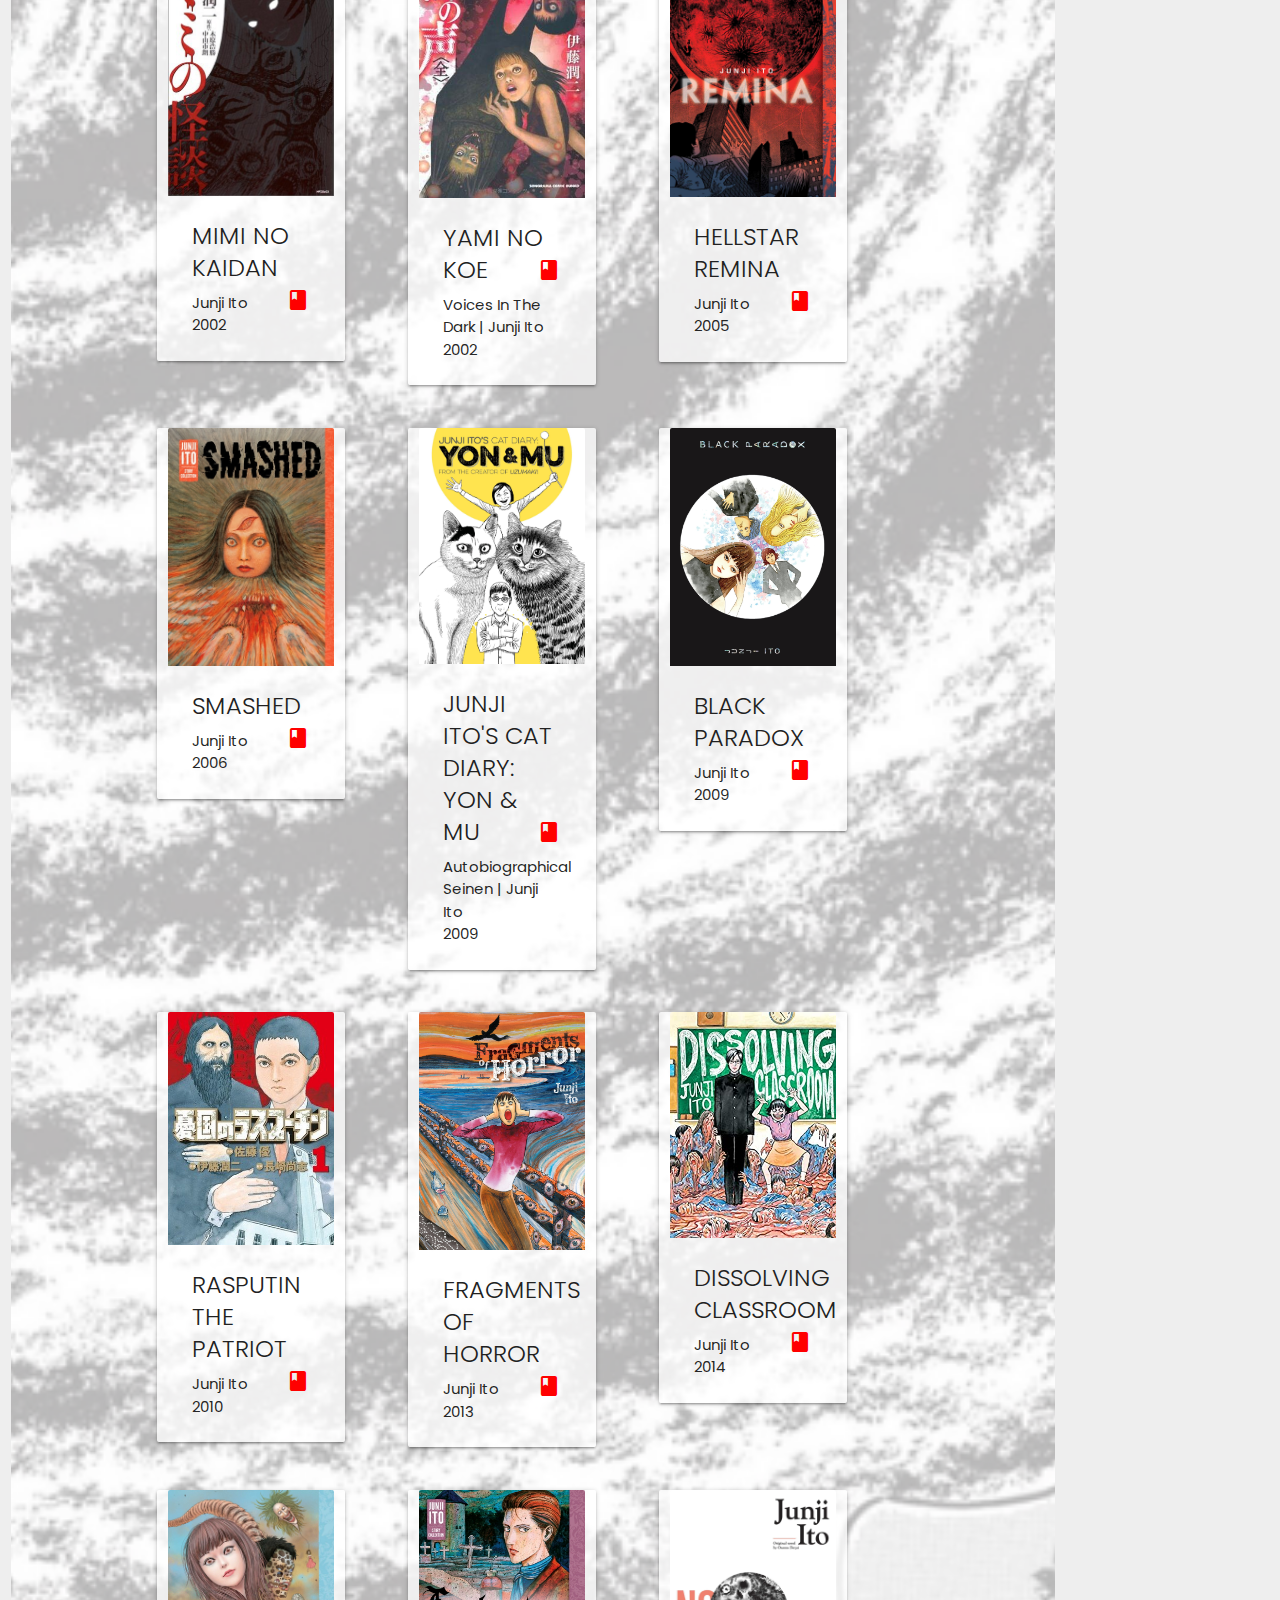
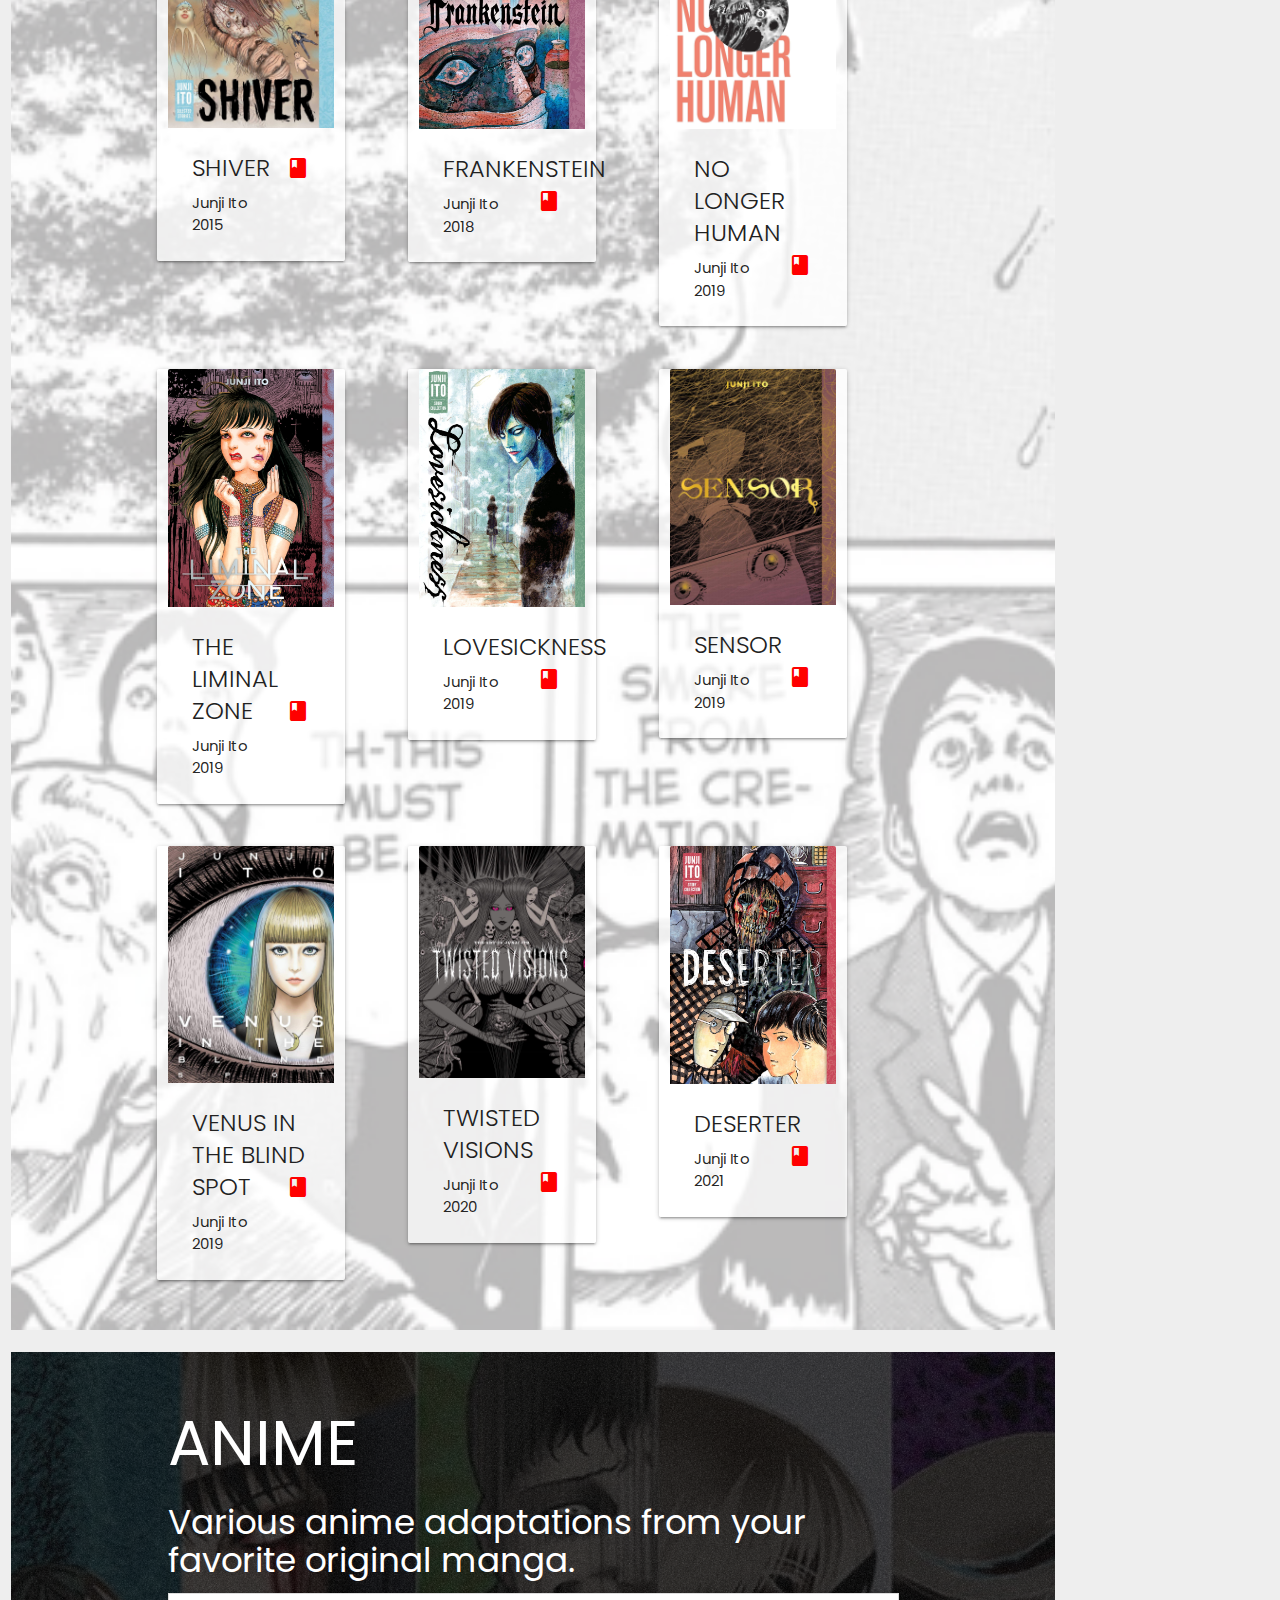
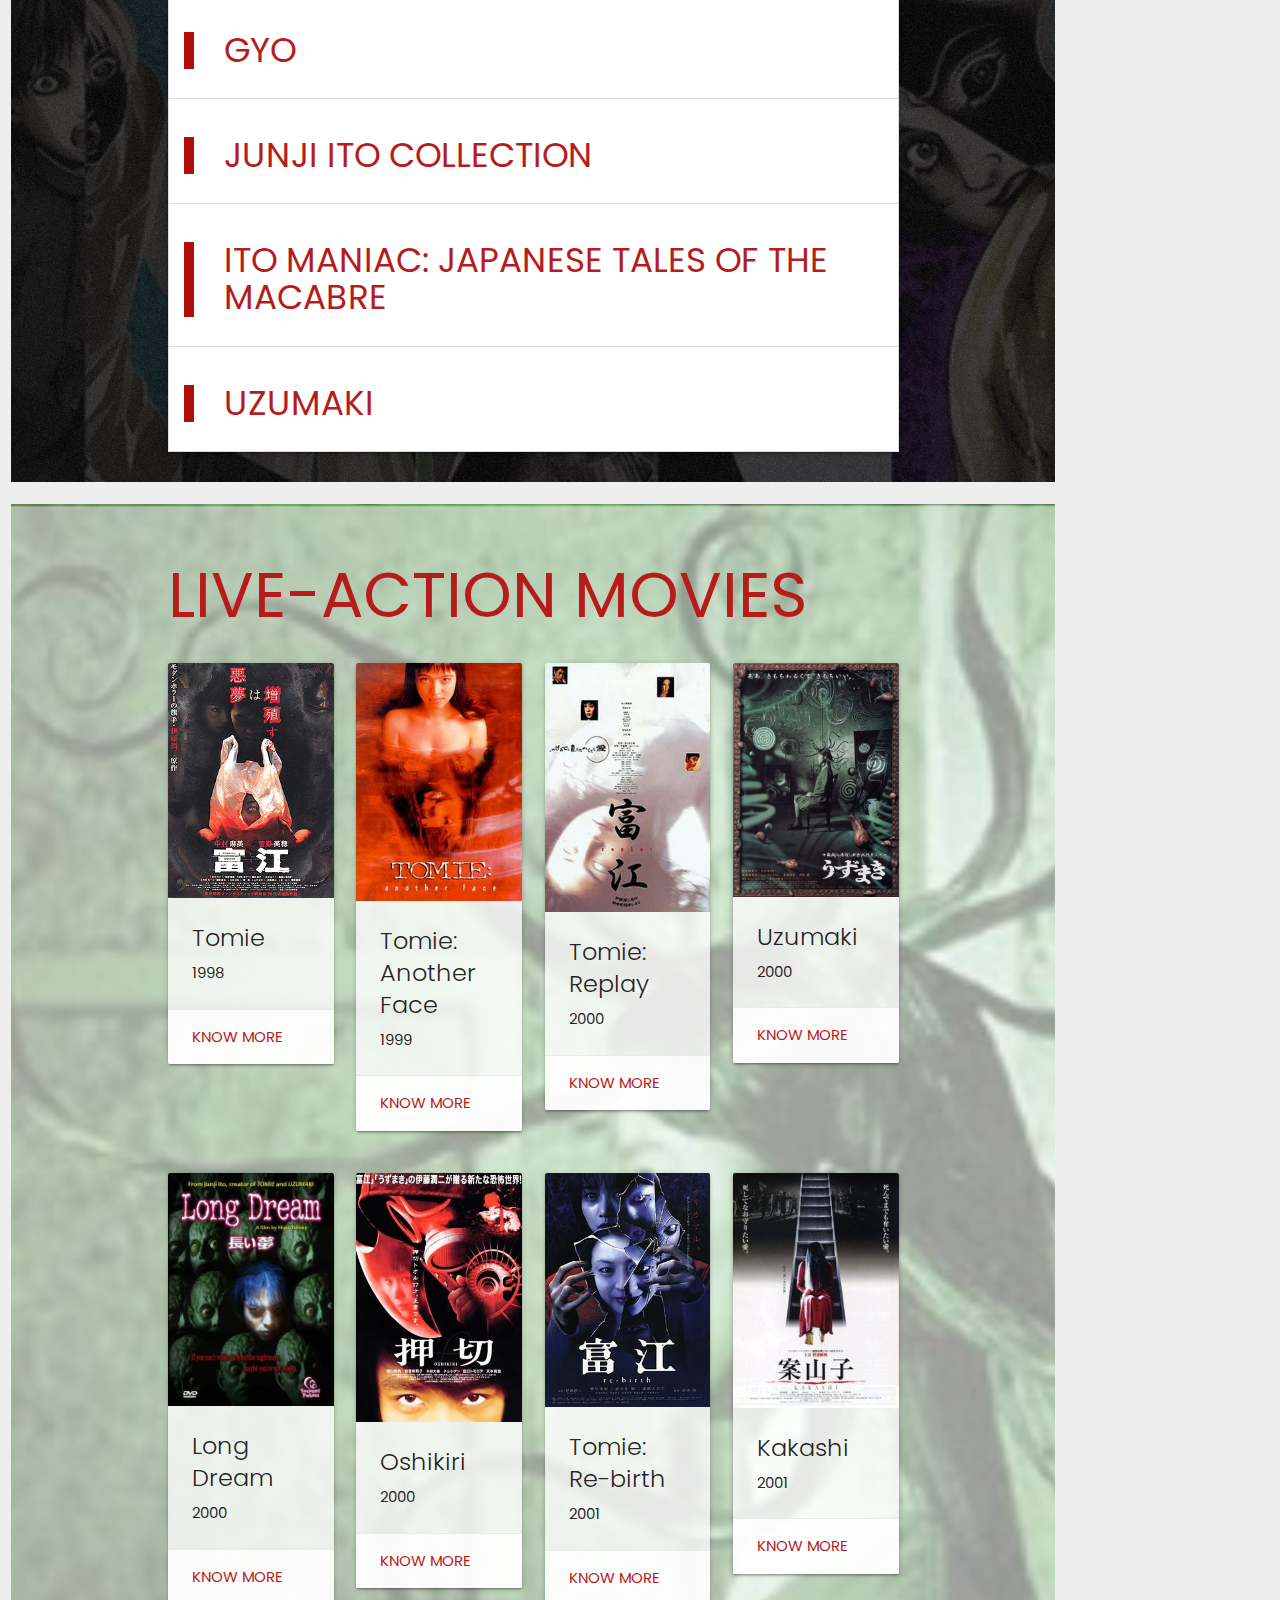
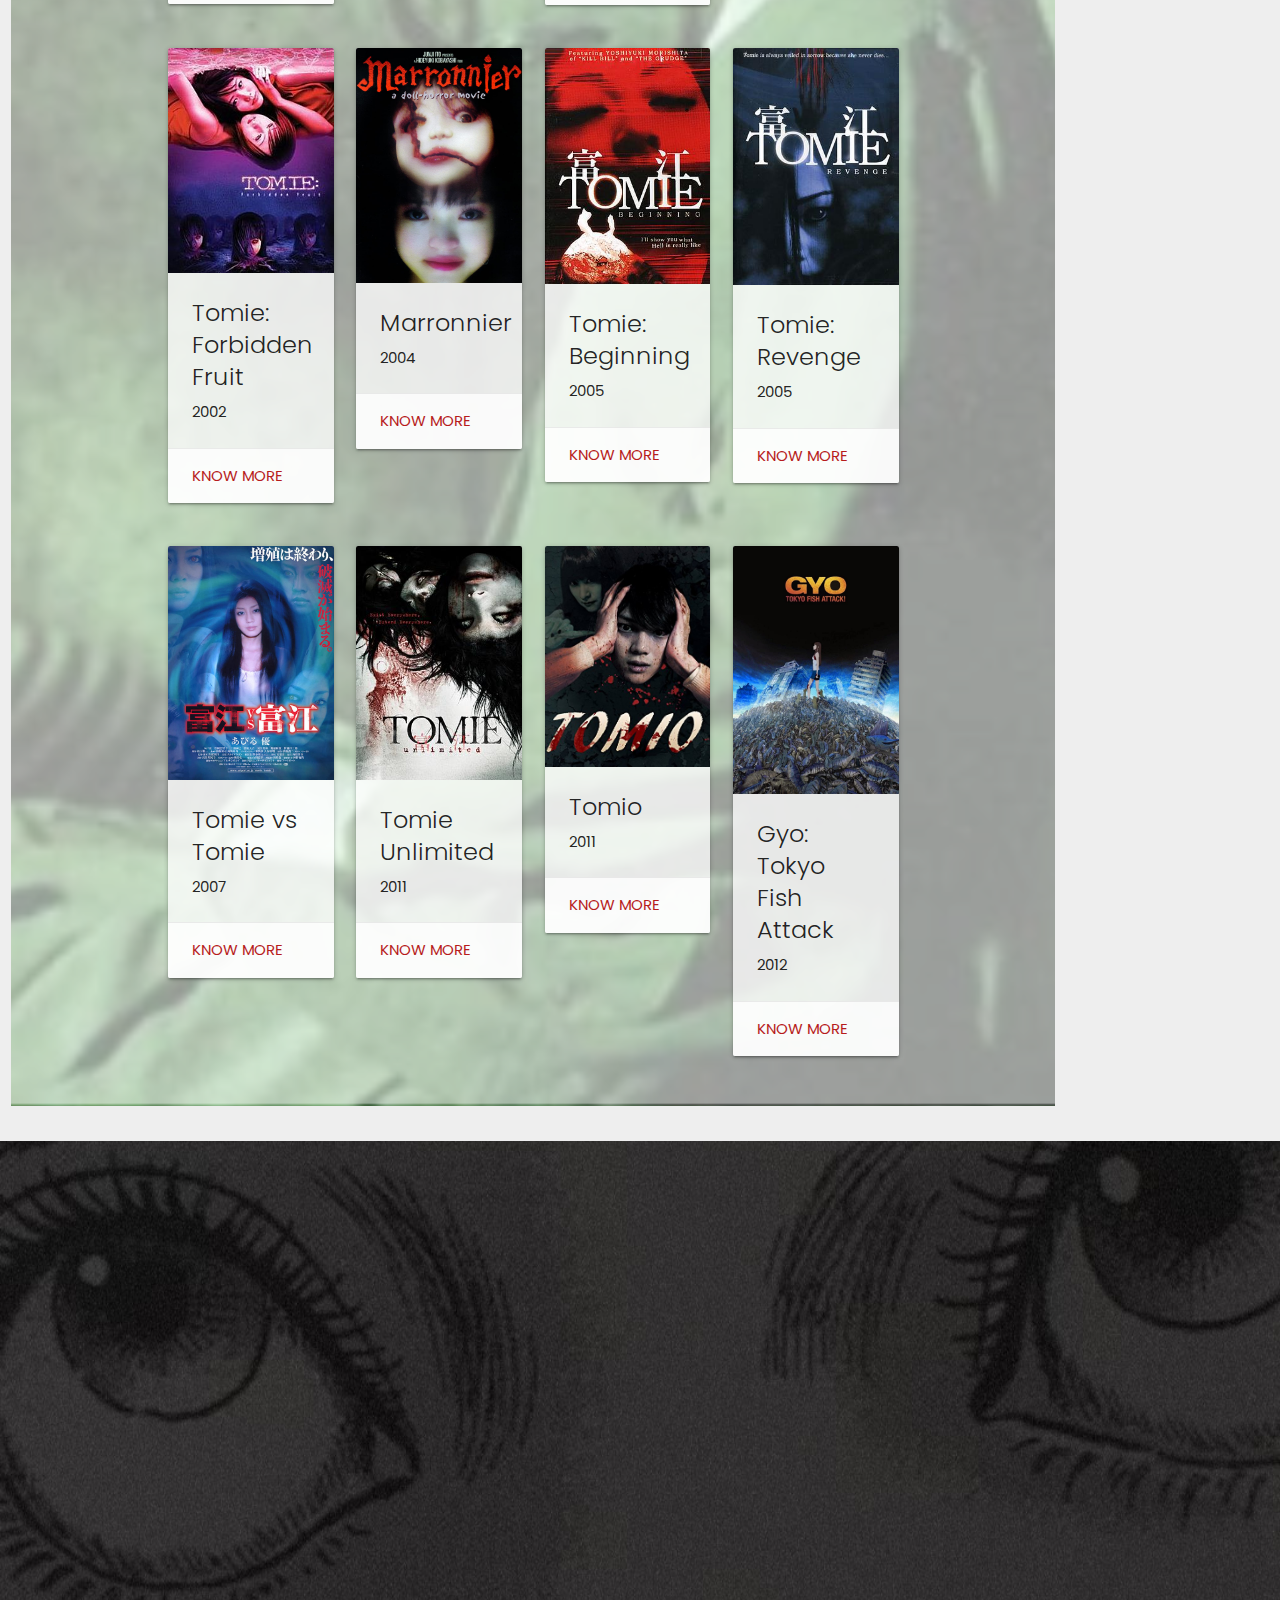
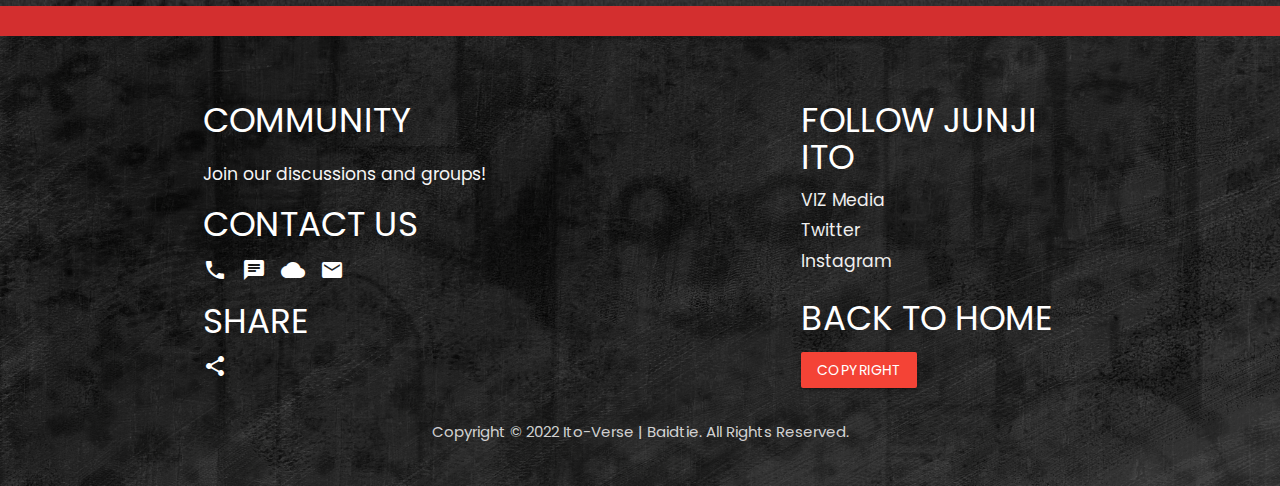
<file: works.html>
<!DOCTYPE html>
<html lang="en">
<head>
    <meta charset="UTF-8">
    <meta http-equiv="X-UA-Compatible" content="IE=edge">
    <meta name="viewport" content="width=device-width, initial-scale=1.0">
    <!-- For  Material Icons -->
    <link href="https://fonts.googleapis.com/icon?family=Material+Icons" rel="stylesheet">
    <!-- Compiled and minified CSS -->
    <link rel="stylesheet" href="https://cdnjs.cloudflare.com/ajax/libs/materialize/1.0.0/css/materialize.min.css">
    <!-- css -->
    <link rel="stylesheet" href="style.css">
    <!-- icon link -->
    <link rel="shortcut icon" type="image" href="img/icon.png">
    <!-- font google Links -->
    <link rel="preconnect" href="https://fonts.googleapis.com"><link rel="preconnect" href="https://fonts.gstatic.com" crossorigin><link href="https://fonts.googleapis.com/css2?family=Montserrat:wght@600&family=Oswald:wght@600&family=Poppins:wght@700&family=Walter+Turncoat&display=swap" rel="stylesheet">
    <title>Ito-Verse Works</title>
</head>
<body>
    <header class="main-header2">
        <br>
        <!-- Navigation Bar -->
        <nav class="nav-extended transparent">
            <div class="container">
                <div class="nav-wrapper">
                    <a href="index.html" class="brand-logo right">
                        <img src="img/icon2.png" alt="logo" height="100" width="300"></a>
                    <a href="#" data-target="slide-out" class="sidenav-trigger tooltipped" data-position="bottom" data-tooltip="Menu">
                        <i class="material-icons">menu</i>
                    </a>
                    <ul class="left hide-on-med-and-down">
                        <li class="waves-effect waves-red">
                            <a href="index.html" class="tooltipped" data-position="bottom" data-tooltip="Main Homepage">H O M E</a>
                        </li>
                        <li>
                            <a href="works.html" class="tooltipped" data-position="bottom" data-tooltip="Junji Ito's Works">W O R K S</a>
                        </li>
                        <li>
                            <a href="#footer" class="tooltipped" data-position="bottom" data-tooltip="Join the Fun!">C O M M U N I T Y</a>
                        </li>
                        <li>
                            <button data-target="search" class="btn-floating btn-large waves-effect waves-red transparent modal-trigger tooltipped" data-position="bottom" data-tooltip="Search Bar"><i class="material-icons">search</i>Modal</button>
                            <div id="search" class="modal search">
                                <div class="modal-content grey">
                                <h3 class="black-text">Search</h3>
                                    <form action="col s12 m6">
                                        <div class="input-field">
                                            <input id="search" type="search" class="required">
                                            <label class="search" for="search"><i class="material-icons">search</i></label>
                                            <i class="material-icons">close</i>
                                        </div>
                                    </form>
                                </div>
                            </div>
                            </li>
                            <li>
                                <a class='dropdown-trigger btn-floating btn-large waves-effect waves-red transparent' data-target='dropdown1'><i class="material-icons">account_circle</i></a>
                                    <ul id="dropdown1" class="dropdown-content grey">
                                        <li><a href="#login" class="black-text modal-trigger">Log In</a></li>
                                        <li><a href="#signup" class="black-text modal-trigger">Sign Up</a></li>
                                    </ul>
                                </div>
                            </li>
                        </li>
                    </ul>
                </div>
            </div>
        </nav>

<!-- Showcase -->
<div class="showcase container">
    <div class="row center">
        <div class="col s12 m12">
            <p class="red-text text-lighten-5">Get Ready To</p>
            <p class="red-text text-accent-4">Experience Horror</p>
            <p class="red-text text-lighten-5">Like Never Before</p>
            <h4 class="grey-text text-lighten-2">With these Manga, Anime and Movie Adaptations, made by the Horror Manga Genius, Junji Ito</h4>
        </div>
    </div>
</div>
</header> 

<!-- Section: Introduction-->
<section class="section section-introduction black">
    <div class="container">
        <div class="row center">
            <div class="col s12 red-text">
                <h4>
                    <span class="grey-text text-lighten-4">welcome to</span><br>
                    MUSEUM OF TERROR
                    <p class="flow-text grey-text text-lighten-5"><br>The horror subgenres of body horror and cosmic horror are the two that are most prevalent in Ito's work. They make up the majority of his work, which also frequently deals with other themes including the predator-prey connection, the loss of humanity, and obsession. </p>
                    <p class="flow-text grey-text text-lighten-5"><br>More than any other horror author on the planet, Junji Ito is a mangaka who has a unique understanding of phobias, existential dread, and the terror of the unknown. The horror manga master from Japan's museum of dread showcases his creations in manga, anime adaptations, and live-action films.</p>
                </h4>
            </div>
        </div>
        <div class="row">
            <div class="col s12 m9 offset-m1 l9 offset-l3">
                <img src="img/souichi.jpg" alt="" class="responsive-img materialboxed z-depth-5" data-caption="Souichi Tsuji, by Junji Ito">
            </div>
        </div>
    </div>
</section>

<!-- Feature for Podcast -->
<div class="fixed-action-btn">
<!-- Element Showed -->
    <a id="menu" class="waves-effect waves-light btn-large btn-floating pulse purple darken-3" onclick="$('.tap-target').tapTarget('open')"><i class="material-icons">headset</i></a>
</div>
<!-- Tap Target Structure -->
<div class="tap-target red darken-3" data-target="menu">
    <div class="tap-target-content white-text">
        <h2 class="right-align">Listen to<br>Our 🎶Podcast!</h2>
        <p class="flow-text">Available on Spotify and YouTube every Friday!</p><br>
        Hear and be updated about the <br>Horror Genius and His works!
    </div>
</div>

<!-- Sidenav -->
<ul id="slide-out" class="sidenav black">
    <br><br>
    <li>
        <img src="img/icon.png" data-position="center" alt="logo" height="250" width="300"></a>
    </li>
    <li><h5 class="white-text center">Discover the world of cosmic horror</h5></li><br>
    <li class="active waves-effect waves-red">
        <a href="index.html" class="tooltipped white-text" data-position="bottom" data-tooltip="Main Home">HOME</a>
    </li>
    <li>
        <a href="works.html" class="tooltipped white-text" data-position="bottom" data-tooltip="Junji Ito's Works">WORKS</a>
    </li>
    <li>
        <a href="#footer" class="tooltipped white-text" data-position="bottom" data-tooltip="Join the Fun!">COMMUNITY</a>
    </li>
    <li>
        <a href="#login" class="btn grey darken-4 modal-trigger">Log In</a>
    </li>
    <li>
        <a href="#signup" class="btn grey darken-4 modal-trigger">Sign Up</a>
    </li>
</ul>

<!-- Log In -->
<div id="login" class="modal login">
    <div class="modal-content grey darken-3 white-text center">
        <h3>LOG IN TO ITO-VERSE</h3>
        <p>Login to Experience Ito's Works</p>
        <form action="col s12 m6">
            <div class="input-field col s12 m6">
                <input id="email" type="email" class="validate">
                <label for="email">Email</label>
            </div>
            <div class="input-field white-type">
                <input id="password" type="password" class="validate">
                <label for="password">Password</label>
            </div>
            <p>
                <label>
                <input type="checkbox" />
                <span>Remember Me</span>
                </label>
            </p>
            <p>Or</p>
            <a href="https://www.facebook.com/" target="_blank" class="btn blue darken-4">Continue with Facebook</a><br>
            <a href="https://www.google.com/account/about/"  target="_blank" class="btn red darken-4">Continue with Google</a><br> 
            <a href="https://www.apple.com/ph"  target="_blank" class="btn grey">Continue with Apple ID</a><br>
        </form>  
    </div>
    <div class="modal-footer grey darken-4">
        <a onclick="M.toast({html: 'Password has been reset. Check your Email for verification.', classes: 'rounded', inDuration:'400', outDuration:'1000'})" class="modal-action modal-close btn grey darken-2"><i class="material-icons left">settings_power</i>Reset Password</a>
        <a onclick="M.toast({html: 'Account Logged In!', classes: 'rounded', inDuration:'400', outDuration:'1000'})" class="modal-action modal-close btn red darken-4"><i class="material-icons left">sentiment_very_satisfied</i>Let's Go!</a>
    </div>
</div>

<!-- Sign Up -->
<div id="signup" class="modal signup">
    <div class="modal-content grey darken-3 white-text center">
        <h3>SIGN UP</h3>
        <p>Sign Up for a New ITO-VERSE Account</p>
        <form action="col s12 m6">
                <div class="input-field col s12">
                        <input id="first_name" type="text" class="validate">
                        <label for="first_name">First Name</label>
                </div>
                <div class="input-field col s12">
                        <input id="last_name" type="text" class="validate">
                        <label for="last_name">Last Name</label>
                </div>
                <div class="input-field col s12">
                    <input id="email" type="email" class="validate">
                    <label for="email">Email</label>
                </div>
                <div class="input-field">
                    <input id="password" type="password" class="validate">
                    <label for="password">Password</label>
                </div>
                <p>
                    <label>
                    <input type="checkbox"/>
                    <span>Remember Me</span>
                    </label>
                </p>
                <p>Or</p>
                <a href="https://www.facebook.com/" target="_blank" class="btn blue darken-4">Continue with Facebook</a>
                <a href="https://www.google.com/account/about/"  target="_blank" class="btn red darken-4">Continue with Google</a>
                <a href="https://www.apple.com/ph"  target="_blank" class="btn grey">Continue with Apple ID</a><br>
        </form>      
    </div>
    <div class="modal-footer grey darken-4 center">
        <a onclick="M.toast({html: 'Password has been reset. Check your Email for verification.', classes: 'rounded', inDuration:'400', outDuration:'1000'})" class="modal-action modal-close btn grey darken-4 "><i class="material-icons left">settings_power</i>Reset Password</a>
        <a onclick="M.toast({html: 'Account Signed Up!', classes: 'rounded', inDuration:'400', outDuration:'1000'})" class="modal-action modal-close btn red darken-4"><i class="material-icons left pulse">sentiment_very_satisfied</i>Let's Go!</a>
    </div>
</div>

<!-- Section: Famous Characters -->
<section class="section section-characters grey darken-3">
    <div class="container">
        <div class="row grey-text text-lighten-2">
            <h4 class="center grey-text text-lighten-2">Meet Junji Ito's
                <span class="red-text text-accent-3">Famous Characters</span>
            </h4>
            <br><br>
            <div class="row center">
                <div class="col s12 m4 l2">
                    <img src="img/tomiee.png" alt="" class="responsive-img">
                    <p class="flow-text">Tomie Kawakami</p>
                </div>
                <div class="col s12 m4 l2">
                    <img src="img/souichi2.png" alt="" class="responsive-img">
                    <p class="flow-text">Souichi Tsuji</p>
                </div>
                <div class="col s12 m4 l2">
                    <img src="img/fuchi.png" alt="" class="responsive-img">
                    <p class="flow-text">Fuchi</p>
                </div>
                <div class="col s12 m4 l2">
                    <img src="img/kirie2.png" alt="" class="responsive-img">
                    <p class="flow-text">Kirie Goshima</p>
                </div>
                <div class="col s12 m4 l2">
                    <img src="img/shuichi2.png" alt="" class="responsive-img">
                    <p class="flow-text">Shuichi Saito</p>
                </div>
                <div class="col s12 m4 l2">
                    <img src="img/oshikiri.png" alt="" class="responsive-img">
                    <p class="flow-text">Toru Oshikiri</p>
                </div>
            </div>
            <div class="row center">
                <div class="col s12 m4 l2">
                    <img src="img/tadashi.png" alt="" class="responsive-img">
                    <p class="flow-text">Tadashi</p>
                </div>
                <div class="col s12 m4 l2">
                    <img src="img/kaoru.png" alt="" class="responsive-img">
                    <p class="flow-text">Kaoru</p>
                </div>
                <div class="col s12 m4 l2">
                    <img src="img/pretty.png" alt="" class="responsive-img">
                    <p class="flow-text">Pretty Boy</p>
                </div>
                <div class="col s12 m4 l2">
                    <img src="img/slug.png" alt="" class="responsive-img">
                    <p class="flow-text">Yuuko (Slug Girl)</p>
                </div>
                <div class="col s12 m4 l2">
                    <img src="img/azami.png" alt="" class="responsive-img">
                    <p class="flow-text">Azami Kurotani</p>
                </div>
                <div class="col s12 m4 l2">
                    <img src="img/mimi2.png" alt="" class="responsive-img">
                    <p class="flow-text">Mimi</p>
                </div>
            </div>
        </div>
    </div>
</section>

<!-- Section: Scrollspy -->
<section class="section section-scrollspy grey lighten-3">
    <div class="row">
        <div class="col s12 m9 l10">
            <!-- Manga Section -->
            <div id="manga" class="section scrollspy1">
                <div class="container">
                    <div class="row">
                    <h1>MANGA</h1>
                    <!-- tomie -->
                    <div class="card col s12 m3 l3 hoverable">
                    <div class="card-image waves-effect waves-block waves-light">
                        <img class="activator" src="img/tomie1.jpg">
                    </div>
                    <div class="card-content">
                        <span class="card-title activator grey-text text-darken-4">TOMIE<i class="material-icons right">book</i></span>
                        <p>Complete Deluxe Edition | Junji Ito</p>
                        <p>1987</p>
                    </div>
                    <div class="card-reveal">
                        <span class="card-title grey-text text-darken-4">TOMIE<i class="material-icons right">close</i></span>
                        <h5>DESCRIPTION</h5>
                        <p>Tomie Kawakami is a femme fatale with long black hair and a beauty mark just under her left eye. She can seduce nearly any man, and drive them to murder as well, even though the victim is often Tomie herself. While one lover seeks to keep her for himself, another grows terrified of the immortal succubus.<br>The complete classic horror series, now available in a single deluxe volume. Murdered again and again, one girl always comes back for more.</p>
                    </div>
                    </div>
                    <!-- uzumaki -->
                    <div class="card col s12 m3 offset-m1 hoverable">
                        <div class="card-image waves-effect waves-block waves-light">
                            <img class="activator" src="img/uzumaki1.jpg">
                        </div>
                        <div class="card-content">
                            <span class="card-title activator grey-text text-darken-4">UZUMAKI<i class="material-icons right">book</i></span>
                            <p>3-in-1 Deluxe Edition | Junji Ito</p>
                            <p>1998</p>
                        </div>
                        <div class="card-reveal">
                            <h5 class="card-title grey-text text-darken-4">UZUMAKI<i class="material-icons right">close</i></h5>
                            <h5>DESCRIPTION</h5>
                            <p>Uzumaki is a Japanese horror manga series written and illustrated by Junji Ito. Appearing as a serial in the weekly seinen manga magazine Big Comic Spirits from 1998 to 1999, the chapters were compiled into three bound volumes by Shogakukan and published from August 1998 to September 1999.</p>
                        </div>
                    </div>
                    <!-- gyo -->
                    <div class="card col s12 m3 offset-m1 hoverable">
                        <div class="card-image waves-effect waves-block waves-light">
                            <img class="activator" src="img/gyo1.jpg">
                        </div>
                        <div class="card-content">
                            <span class="card-title activator grey-text text-darken-4">GYO<i class="material-icons right">book</i></span>
                            <p>2-in-1 Deluxe Edition | Junji Ito</p>
                            <p>2001</p>
                        </div>
                        <div class="card-reveal">
                            <span class="card-title grey-text text-darken-4">GYO<i class="material-icons right">close</i></span>
                            <h5>DESCRIPTION</h5>
                            <p>The floating smell of death hangs over the island. What is it? A strange, legged fish appears on the scene... So begins Tadashi and Kaori's spiral into the horror and stench of the sea. Here is the creepiest masterpiece of horror manga ever from the creator of Uzumaki, Junji Ito. Hold your breath until all is revealed. 
                                Something's rotten in Okinawa...</p>
                        </div>
                    </div>
                    </div>
                    <div class="row">
                        <!-- mimi no kaidan -->
                        <div class="card col s12 m3 l3 hoverable">
                        <div class="card-image waves-effect waves-block waves-light">
                            <img class="activator" src="img/mimi1.jpg">
                        </div>
                        <div class="card-content">
                            <span class="card-title activator grey-text text-darken-4">MIMI NO KAIDAN<i class="material-icons right">book</i></span>
                            <p>Junji Ito</p>
                            <p>2002</p>
                        </div>
                        <div class="card-reveal">
                            <span class="card-title grey-text text-darken-4">MIMI NO KAIDAN<i class="material-icons right">close</i></span>
                            <h5>DESCRIPTION</h5>
                            <p>Mimi's Ghost Stories, also titled Mimi no Kaidan, is a series of stories that follows Mimi, a girl who can't seem to escape the supernatural occurrences that continue around her.</p>
                        </div>
                        </div>
                        <!-- yami no koe -->
                        <div class="card col s12 m3 offset-m1 hoverable">
                            <div class="card-image waves-effect waves-block waves-light">
                                <img class="activator" src="img/voices1.jpg">
                            </div>
                            <div class="card-content">
                                <span class="card-title activator grey-text text-darken-4">YAMI NO KOE<i class="material-icons right">book</i></span>
                                <p>Voices In The Dark | Junji Ito</p>
                                <p>2002</p>
                            </div>
                            <div class="card-reveal">
                                <span class="card-title grey-text text-darken-4">YAMI NO KOE<i class="material-icons right">close</i></span>
                                <h5>DESCRIPTION</h5>
                                <p>Voices in the Dark (also titled Yami no Koe) is a collection of one-shot stories written by Junji Ito.
                                    <br><br>Short Stories:
                                    <br>Blood Slurping Darkness
                                    <br>The Ghost of Golden Time
                                    Roar of Ages<br>
                                    Secret of the Haunted Mansion<br>
                                    Glyceride<br>
                                    The Earthbound<br>
                                    Dead Man Calling</p>
                            </div>
                        </div>
                        <!-- remina -->
                        <div class="card col s12 m3 offset-m1 hoverable">
                            <div class="card-image waves-effect waves-block waves-light">
                                <img class="activator" src="img/remina1.jpg">
                            </div>
                            <div class="card-content">
                                <span class="card-title activator grey-text text-darken-4">HELLSTAR REMINA<i class="material-icons right">book</i></span>
                                <p>Junji Ito</p>
                                <p>2005</p>
                            </div>
                            <div class="card-reveal">
                                <span class="card-title grey-text text-darken-4">HELLSTAR REMINA<i class="material-icons right">close</i></span>
                                <h5>DESCRIPTION</h5>
                                <p>Hellstar Remina is a Lovecraftian-like living planet and the cosmic horror element in the fictional universe of the Hellstar Remina manga by Junji Ito.<br><br>It was serialized in Big Comic Spirits from September 2004 to July 2005, and published in one volume.</p>
                            </div>
                        </div>
                        </div>
                        <div class="row">
                            <!-- smashed -->
                            <div class="card col s12 m3 l3 hoverable">
                            <div class="card-image waves-effect waves-block waves-light">
                                <img class="activator" src="img/smashed1.jpg">
                            </div>
                            <div class="card-content">
                                <span class="card-title activator grey-text text-darken-4">SMASHED<i class="material-icons right">book</i></span>
                                <p>Junji Ito</p>
                                <p>2006</p>
                            </div>
                            <div class="card-reveal">
                                <span class="card-title grey-text text-darken-4">SMASHED<i class="material-icons right">close</i></span>
                                <h5>DESCRIPTION</h5>
                                <p>Try not to be noticed when you eat the secret nectar, otherwise you’ll get smashed... What horrific events happened to create the earthbound—people tied to a certain place for the rest of their short lives? Then, a strange haunted house comes to town, but no one expects it to lead to a real hell... Welcome to Junji Ito’s world, a world with no escape from endless nightmares.</p>
                            </div>
                            </div>
                            <!-- cat diary -->
                            <div class="card col s12 m3 offset-m1 hoverable">
                                <div class="card-image waves-effect waves-block waves-light">
                                    <img class="activator" src="img/cat1.jpg">
                                </div>
                                <div class="card-content">
                                    <span class="card-title activator grey-text text-darken-4">JUNJI ITO'S CAT DIARY: YON & MU<i class="material-icons right">book</i></span>
                                    <p>Autobiographical Seinen | Junji Ito</p>
                                    <p>2009</p>
                                </div>
                                <div class="card-reveal">
                                    <span class="card-title grey-text text-darken-4">JUNJI ITO'S CAT DIARY: YON & MU<i class="material-icons right">close</i></span>
                                    <h5>DESCRIPTION</h5>
                                    <p>Master of Japanese horror manga Junji Ito presents a series of hissterical tales chronicling his real-life trials and tribulations of becoming a cat owner. Junji Ito, as J-kun, has recently built a new house and has invited his financée, A-ko, to live with him. Little did he know…his blushing bride-to-be has some unexpected company in tow—Yon, a ghastly-looking family cat, and Mu, an adorable Norwegian forest cat. Despite being a dog person, J-kun finds himself purrsuaded by their odd cuteness and thus begins his comedic struggle to gain the affection of his new feline friends.</p>
                                </div>
                            </div>
                            <!-- black paradox -->
                            <div class="card col s12 m3 offset-m1 hoverable">
                                <div class="card-image waves-effect waves-block waves-light">
                                    <img class="activator" src="img/paradox1.jpg">
                                </div>
                                <div class="card-content">
                                    <span class="card-title activator grey-text text-darken-4">BLACK PARADOX<i class="material-icons right">book</i></span>
                                    <p>Junji Ito</p>
                                    <p>2009</p>
                                </div>
                                <div class="card-reveal">
                                    <span class="card-title grey-text text-darken-4">BLACK PARADOX<i class="material-icons right">close</i></span>
                                    <h5>DESCRIPTION</h5>
                                    <p>Four people intent on killing themselves meet through the suicide website Black Paradox: Maruso, a nurse who despairs about the future; Taburo, a man who is tortured by his doppelganger; Pii-tan, an engineer with his own robot clone; and Baracchi, a woman who agonizes about the birthmark on her face. They wander together in search of the perfect death, fatefully opening a door that leads them to a rather bizarre destiny…</p>
                                </div>
                            </div>
                        </div>
                        <div class="row">
                            <!-- rasputin -->
                            <div class="card col s12 m3 l3 hoverable">
                            <div class="card-image waves-effect waves-block waves-light">
                                <img class="activator" src="img/rasputin.jpg">
                            </div>
                            <div class="card-content">
                                <span class="card-title activator grey-text text-darken-4">RASPUTIN THE PATRIOT<i class="material-icons right">book</i></span>
                                <p>Junji Ito</p>
                                <p>2010</p>
                            </div>
                            <div class="card-reveal">
                                <span class="card-title grey-text text-darken-4">RASPUTIN THE PATRIOT<i class="material-icons right">close</i></span>
                                <h5>DESCRIPTION</h5>
                                <p>Rasputin the Patriot (憂国のラスプーチン, Yuukoku no Rasputin) is a manga series written by SATO Masaru and NAGASAKI Takashi with illustrations by ITOU Junji.</p>
                            </div>
                            </div>
                            <!-- fragments -->
                            <div class="card col s12 m3 offset-m1 hoverable">
                                <div class="card-image waves-effect waves-block waves-light">
                                    <img class="activator" src="img/fragments1.jpg">
                                </div>
                                <div class="card-content">
                                    <span class="card-title activator grey-text text-darken-4">FRAGMENTS OF HORROR<i class="material-icons right">book</i></span>
                                    <p>Junji Ito</p>
                                    <p>2013</p>
                                </div>
                                <div class="card-reveal">
                                    <span class="card-title grey-text text-darken-4">FRAGMENTS OF HORROR<i class="material-icons right">close</i></span>
                                    <h5>DESCRIPTION</h5>
                                    <p>A new collection of delightfully macabre tales from a master of horror manga. An old wooden mansion that turns on its inhabitants. A dissection class with a most unusual subject. A funeral where the dead are definitely not laid to rest. Ranging from the terrifying to the comedic, from the erotic to the loathsome, these stories showcase Junji Ito’s long-awaited return to the world of horror.</p>
                                </div>
                            </div>
                            <!-- dissolving classroom -->
                            <div class="card col s12 m3 offset-m1 hoverable">
                                <div class="card-image waves-effect waves-block waves-light">
                                    <img class="activator" src="img/dissolving1.jpg">
                                </div>
                                <div class="card-content">
                                    <span class="card-title activator grey-text text-darken-4">DISSOLVING CLASSROOM<i class="material-icons right">book</i></span>
                                    <p>Junji Ito</p>
                                    <p>2014</p>
                                </div>
                                <div class="card-reveal">
                                    <span class="card-title grey-text text-darken-4">DISSOLVING CLASSROOM<i class="material-icons right">close</i></span>
                                    <h5>DESCRIPTION</h5>
                                    <p>A pair of twisted siblings—Yuuma, a young man obsessed with the devil, and Chizumi, the worst little sister in recorded history—cause all sorts of tragic and terrifying things to happen wherever they go. These scary short stories will shock you with a literal interpretation of the ills that plague modern society.</p>
                                </div>
                            </div>
                        </div>
                        <div class="row">
                            <!-- shiver -->
                            <div class="card col s12 m3 l3 hoverable">
                            <div class="card-image waves-effect waves-block waves-light">
                                <img class="activator" src="img/shiver1.jpg">
                            </div>
                            <div class="card-content">
                                <span class="card-title activator grey-text text-darken-4">SHIVER<i class="material-icons right">book</i></span>
                                <p>Junji Ito</p>
                                <p>2015</p>
                            </div>
                            <div class="card-reveal">
                                <span class="card-title grey-text text-darken-4">SHIVER<i class="material-icons right">close</i></span>
                                <h5>DESCRIPTION</h5>
                                <p>An arm peppered with tiny holes dangles from a sick girl’s window... After an idol hangs herself, balloons bearing the faces of their destined victims appear in the sky... An amateur film crew hires an extremely individualistic fashion model and faces a real bloody ending... An offering of nine fresh nightmares for the delectation of horror fans.</p>
                            </div>
                            </div>
                            <!-- frankenstein -->
                            <div class="card col s12 m3 offset-m1 hoverable">
                                <div class="card-image waves-effect waves-block waves-light">
                                    <img class="activator" src="img/frankenstein1.jpg">
                                </div>
                                <div class="card-content">
                                    <span class="card-title activator grey-text text-darken-4">FRANKENSTEIN<i class="material-icons right">book</i></span>
                                    <p>Junji Ito</p>
                                    <p>2018</p>
                                </div>
                                <div class="card-reveal">
                                    <span class="card-title grey-text text-darken-4">FRANKENSTEIN<i class="material-icons right">close</i></span>
                                    <h5>DESCRIPTION</h5>
                                    <p>Junji Ito meets Mary Shelley! The master of horror manga bends all his skill into bringing the anguished and solitary monster—and the fouler beast who created him—to life with the brilliantly detailed chiaroscuro he is known for.
                                        <br>Also included are six tales of Oshikiri—a high school student who lives in a decaying mansion connected to a haunted parallel world. Uncanny doppelgangers, unfortunately murdered friends, and a whole lot more are in store for him.
                                        <br>Bonus: The Ito family dog! Thrill to the adventures of Non-non Ito, an adorable Maltese!</p>
                                </div>
                            </div>
                            <!-- human -->
                            <div class="card col s12 m3 offset-m1 hoverable">
                                <div class="card-image waves-effect waves-block waves-light">
                                    <img class="activator" src="img/human1.jpg">
                                </div>
                                <div class="card-content">
                                    <span class="card-title activator grey-text text-darken-4">NO LONGER HUMAN<i class="material-icons right">book</i></span>
                                    <p>Junji Ito</p>
                                    <p>2019</p>
                                </div>
                                <div class="card-reveal">
                                    <span class="card-title grey-text text-darken-4">NO LONGER HUMAN<i class="material-icons right">close</i></span>
                                    <h5>DESCRIPTION</h5>
                                    <p>Nothing can surpass the terror of the human psyche. Mine has been a life of much shame. I can’t even guess myself what it must be to live the life of a human being. Plagued by a maddening anxiety, the terrible disconnect between his own concept of happiness and the joy of the rest of the world, Yozo Oba plays the clown in his dissolute life, holding up a mask for those around him as he spirals ever downward, locked arm-in-arm with death. Osamu Dazai’s immortal—and supposedly autobiographical—work of Japanese literature, is perfectly adapted here into a manga by Junji Ito. The imagery wrenches open the text of the novel one line at a time to sublimate Yozo’s mental landscape into something even more delicate and grotesque. This is the ultimate in art by Ito, proof that nothing can surpass the terror of the human psyche.</p>
                                </div>
                            </div>
                        </div>
                        <div class="row">
                            <!-- liminal -->
                            <div class="card col s12 m3 l3 hoverable">
                            <div class="card-image waves-effect waves-block waves-light">
                                <img class="activator" src="img/liminal1.jpg">
                            </div>
                            <div class="card-content">
                                <span class="card-title activator grey-text text-darken-4">THE LIMINAL ZONE<i class="material-icons right">book</i></span>
                                <p>Junji Ito</p>
                                <p>2019</p>
                            </div>
                            <div class="card-reveal">
                                <span class="card-title grey-text text-darken-4">THE LIMINAL ZONE<i class="material-icons right">close</i></span>
                                <h5>DESCRIPTION</h5>
                                <p>After abruptly departing from a train in a small town, a couple encounters a “weeping woman”—a professional mourner—sobbing inconsolably at a funeral. Mako changes afterward—she can’t stop crying! In another tale, having decided to die together, a couple enters Aokigahara, the infamous suicide forest. What is the shocking otherworldly torrent that they discover there? One of horror’s greatest talents, Junji Ito beckons readers to join him in an experience of ultimate terror with four transcendently terrifying tales.</p>
                            </div>
                            </div>
                            <!-- lovesickness -->
                            <div class="card col s12 m3 offset-m1 hoverable">
                                <div class="card-image waves-effect waves-block waves-light">
                                    <img class="activator" src="img/lovesickness1.jpg">
                                </div>
                                <div class="card-content">
                                    <span class="card-title activator grey-text text-darken-4">LOVESICKNESS<i class="material-icons right">book</i></span>
                                    <p>Junji Ito</p>
                                    <p>2019</p>
                                </div>
                                <div class="card-reveal">
                                    <span class="card-title grey-text text-darken-4">LOVESICKNESS<i class="material-icons right">close</i></span>
                                    <h5>DESCRIPTION</h5>
                                    <p>Ryusuke returns to the town he once lived in because rumors are swirling about girls killing themselves after encountering a bewitchingly handsome young man. Harboring his own secret from time spent in this town, Ryusuke attempts to capture the beautiful boy and close the case, but... Starting with the strikingly bloody “Lovesickness,” this volume collects ten stories showcasing horror master Junji Ito in peak form, including “The Strange Hikizuri Siblings” and “The Rib Woman.”</p>
                                </div>
                            </div>
                            <!-- sensor -->
                            <div class="card col s12 m3 offset-m1 hoverable">
                                <div class="card-image waves-effect waves-block waves-light">
                                    <img class="activator" src="img/sensor1.jpg">
                                </div>
                                <div class="card-content">
                                    <span class="card-title activator grey-text text-darken-4">SENSOR<i class="material-icons right">book</i></span>
                                    <p>Junji Ito</p>
                                    <p>2019</p>
                                </div>
                                <div class="card-reveal">
                                    <span class="card-title grey-text text-darken-4">SENSOR<i class="material-icons right">close</i></span>
                                    <h5>DESCRIPTION</h5>
                                    <p>A woman walks alone at the foot of Mount Sengoku. A man appears, saying he’s been waiting for her, and invites her to a nearby village. Surprisingly, the village is covered in hairlike volcanic glass fibers, and all of it shines a bright gold. At night, when the villagers perform their custom of gazing up at the starry sky, countless unidentified flying objects come raining down on them—the opening act for the terror about to occur!</p>
                                </div>
                            </div>
                        </div>
                        <div class="row">
                            <!-- venus -->
                            <div class="card col s12 m3 l3 hoverable">
                            <div class="card-image waves-effect waves-block waves-light">
                                <img class="activator" src="img/venus1.jpg">
                            </div>
                            <div class="card-content">
                                <span class="card-title activator grey-text text-darken-4">VENUS IN THE BLIND SPOT<i class="material-icons right">book</i></span>
                                <p>Junji Ito</p>
                                <p>2019</p>
                            </div>
                            <div class="card-reveal">
                                <span class="card-title grey-text text-darken-4">VENUS IN THE BLIND SPOT<i class="material-icons right">close</i></span>
                                <h5>DESCRIPTION</h5>
                                <p>This striking collection presents the most remarkable short works of Junji Ito’s career, featuring an adaptation of Rampo Edogawa’s classic horror story “Human Chair” and fan favorite “The Enigma of Amigara Fault.” With a deluxe presentation—including special color pages, and showcasing illustrations from his acclaimed long-form manga No Longer Human—each chilling tale invites readers to revel in a world of terror.</p>
                            </div>
                            </div>
                            <!-- twisted -->
                            <div class="card col s12 m3 offset-m1 hoverable">
                                <div class="card-image waves-effect waves-block waves-light">
                                    <img class="activator" src="img/twisted1.jpg">
                                </div>
                                <div class="card-content">
                                    <span class="card-title activator grey-text text-darken-4">TWISTED VISIONS<i class="material-icons right">book</i></span>
                                    <p>Junji Ito</p>
                                    <p>2020</p>
                                </div>
                                <div class="card-reveal">
                                    <span class="card-title grey-text text-darken-4">TWISTED VISIONS<i class="material-icons right">close</i></span>
                                    <h5>DESCRIPTION</h5>
                                    <p>A first-ever collection of Junji Ito’s artworks, featuring over 130 images from his bestselling manga titles along with rare works. This sublime collection includes all of Ito’s unforgettable illustrations in both black-and-white and color, from Tomie’s dreadful beauty to the inhuman spirals of Uzumaki. Includes an interview focused on Ito’s art technique as well as commentary from the artist on each work.</p>
                                </div>
                            </div>
                            <!-- deserter -->
                            <div class="card col s12 m3 offset-m1 hoverable">
                                <div class="card-image waves-effect waves-block waves-light">
                                    <img class="activator" src="img/deserter1.jpg">
                                </div>
                                <div class="card-content">
                                    <span class="card-title activator grey-text text-darken-4">DESERTER<i class="material-icons right">book</i></span>
                                    <p>Junji Ito</p>
                                    <p>2021</p>
                                </div>
                                <div class="card-reveal">
                                    <span class="card-title grey-text text-darken-4">DESERTER<i class="material-icons right">close</i></span>
                                    <h5>DESCRIPTION</h5>
                                    <p>A vengeful family hides an army deserter for eight years after the end of World War II, cocooning him in a false reality where the war never ended. A pair of girls look alike, but they’re not twins. And a boy’s nightmare threatens to spill out into the real world… This hauntingly strange story collection showcases a dozen of Junji Ito’s earliest works from when he burst onto the horror scene, sowing fresh seeds of terror.</p>
                                </div>
                            </div>
                        </div>
                </div> 
            </div><br>

            <!-- Anime Section -->
            <div id="anime" class="section scrollspy2">
                <div class="container">
                    <h1 class="white-text">ANIME</h1>
                    <h4 class="white-text">Various anime adaptations from your favorite original manga.</h4>
                    <ul class="collapsible">
                        <li>
                            <div class="collapsible-header red-text text-darken-4"><h4><div class="blockquote">GYO</div></h4></div>
                            <div class="collapsible-body white-text">
                                <span>Year: 2012</span>
                                <div class="video-container">
                                <iframe width="853" height="480" src="https://www.youtube.com/embed/iZugt3fiBe0" title="GYO: Tokyo Fish Attack! Movie Trailer" frameborder="0" allow="accelerometer; autoplay; clipboard-write; encrypted-media; gyroscope; picture-in-picture" allowfullscreen></iframe>
                                </div>
                                <p class="flow-text"><br>Though her trip to Okinawa was supposed to be a lovely excursion to the seaside, college student Kaori Sawahara finds that it is anything but when a horrifying menace emerges from the watery depths. A strange mechanism has taken control of the sea creatures, granting them legs and sending them on land to attack anything in their way. Kaori and her friends—the lustful Erika and the reserved Aki—find themselves caught up in this onslaught, made worse by the creatures' rotting stench of death. <br><br>Surviving the first assault, Kaori tries to contact her fiancé Tadashi in Tokyo. However, the call is cut short in what sounds like another fish attack. Fearing for his safety, Kaori leaves for Tokyo. With Erika and Aki contending with the attacks in Okinawa, Kaori rushes to find Tadashi, unaware that the crisis has only just begun.</p>
                            </div>
                        </li>
                        <li>
                            <div class="collapsible-header red-text text-darken-4"><h4><div class="blockquote">JUNJI ITO COLLECTION</div></h4></div>
                            <div class="collapsible-body white-text">
                                <span>Year: 2018</span><br><br>
                                <img src="img/anime2.jpg" alt="" class="responsive-img materialboxed"><br>
                                <p class="flow-text"> Junji Ito Collection is a horror anime anthology series adapted from the works of manga artist Junji Ito. Animated by Studio Deen, the anime adapts stories from several of Ito's collections. The series premiered on January 5, 2018, and ran for 12 episodes, accompanied by the release of two OVAs. The series was co-produced by Crunchyroll and began broadcasting on that service worldwide outside of Asia in eight languages on the same day.</p>
                                <br>
                                <table>
                                    <thead>
                                    <tr>
                                        <th>Title</th>
                                        <th>Original Date Aired</th>
                                    </tr>
                                    </thead>
                                    <tbody>
                                    <tr>
                                        <td>Souichi’s Convenient Curse<br>Hell Doll Funeral</td>
                                        <td>January 5, 2018</td>
                                    </tr>
                                    <tr>
                                        <td>Fashion Model<br>The Long Dream</td>
                                        <td>January 12, 2018</td>
                                    </tr>
                                    <tr>
                                        <td>Boy at the Crossroads<br>Slug Girl</td>
                                        <td>January 19, 2018</td>
                                    </tr>
                                    <tr>
                                        <td>Shiver<br>Marionette Mansion</td>
                                        <td>January 26, 2018</td>
                                    </tr>
                                    <tr>
                                        <td>The Ongoing Tale of Oshikiri<br>Cloth Teacher</td>
                                        <td>February 2, 2018</td>
                                    </tr>
                                    <tr>
                                        <td>Window Next Door<br>Gentle Goodbye</td>
                                        <td>February 9, 2018</td>
                                    </tr>
                                    <tr>
                                        <td>Used Record<br>Town of No Roads</td>
                                        <td>February 16, 2018</td>
                                    </tr>
                                    <tr>
                                        <td>Honored Ancestors<br>The Circus Comes to Town</td>
                                        <td>February 23, 2018</td>
                                    </tr>
                                    <tr>
                                        <td>Painter<br>Blood-bubble Bushes</td>
                                        <td>March 2, 2018</td>
                                    </tr>
                                    <tr>
                                        <td>Greased<br>Bridge</td>
                                        <td>March 9, 2018</td>
                                    </tr>
                                    <tr>
                                        <td>Supernatural Transfer Student<br>Scarecrow</td>
                                        <td>March 16, 2018</td>
                                    </tr>
                                    <tr>
                                        <td>Smashed<br>Rumors</td>
                                        <td>March 23, 2018</td>
                                    </tr>
                                    <tr>
                                        <td>OVA-1  Tomie Part 1</td>
                                        <td>April 27, 2018</td>
                                    </tr>
                                    <tr>
                                        <td>OVA-2  Tomie Part 2</td>
                                        <td>May 25, 2018</td>
                                    </tr>
                                    </tbody>
                                </table>
                            </div>
                        </li>
                        <li>
                            <div class="collapsible-header red-text text-darken-4"><h4><div class="blockquote">ITO MANIAC: JAPANESE TALES OF THE MACABRE</div></h4></div>
                            <div class="collapsible-body white-text">
                                <span>Year: 2023</span>
                                <div class="video-container">
                                    <iframe width="853" height="480" src="https://www.youtube.com/embed/kPNo4QttuWI" title="Junji Ito Maniac: Japanese Tales of the Macabre | Official Clip | Netflix" frameborder="0" allow="accelerometer; autoplay; clipboard-write; encrypted-media; gyroscope; picture-in-picture" allowfullscreen></iframe>
                                </div><br><br>
                                <p class="flow-text">From the mind of horror manga maestro Junji Ito comes a spine-tingling selection of some of his most bizarre, disturbing and terrifying tales. Coming this 19th of January, 2023 on Netflix.</p><br>
                                <div class="row">
                                    <img src="img/anime33.jpg" alt="" class="col s12 m6 responsive-img materialboxed">
                                    <img src="img/anime3.jpg" alt="" class="col s12 m6 responsive-img materialboxed">
                                </div>  
                            </div>
                        </li>
                        <li>
                            <div class="collapsible-header red-text text-darken-4"><h4><div class="blockquote">UZUMAKI</div></h4></div>
                            <div class="collapsible-body white-text">
                                <span>Year: Unknown</span>
                                <div class="video-container">
                                    <iframe width="853" height="480" src="https://www.youtube.com/embed/uWF6UBz9Amc" title="Toonami - Uzumaki Teaser Trailer - Coming 2022!" frameborder="0" allow="accelerometer; autoplay; clipboard-write; encrypted-media; gyroscope; picture-in-picture" allowfullscreen></iframe>
                                </div><br><br>
                                <p class="flow-text">The anime adaptation for Junji Ito’s critically acclaimed horror manga Uzumaki might be as cursed as its own fictional town of Kurouzu-cho because it’s been delayed for the third time.<br><br>The four-episode mini series was originally scheduled to release on Toonami and premiere in Japan in 2020 before it was delayed to 2021, then pushed back to October of this year due to covid. It’s now received its third delay with no release date in sight. It’s currently unknown whether the anime will premiere in Japan ahead of its Toonami release.</p>
                            </div>
                        </li>
                    </ul>
                </div>
            </div><br>
            
            <!-- Live Movies Section -->
            <div id="movie" class="section scrollspy3">
                <div class="container">
                    <h1 class="red-text text-darken-4">LIVE-ACTION MOVIES</h1>
                    <div class="row">
                        <div class="col s12 m3">
                            <div class="card hoverable">
                                <div class="card-image materialboxed">
                                    <img src="img/tomie1998.jpg">
                                </div>
                                <div class="card-content">
                                    <span class="card-title">Tomie</span>
                                    <p>1998</p>
                                </div>
                                <div class="card-action">
                                    <a href="https://www.imdb.com/title/tt0240119/?ref_=nv_sr_srsg_0" target="_blank" class="red-text text-darken-4">Know More</a>
                                </div>
                            </div>
                        </div>
                        <div class="col s12 m3">
                            <div class="card hoverable">
                                <div class="card-image materialboxed">
                                    <img src="img/tomie1999.jpg">
                                </div>
                                <div class="card-content">
                                    <span class="card-title">Tomie: Another Face</span>
                                    <p>1999</p>
                                </div>
                                <div class="card-action">
                                    <a href="https://www.imdb.com/title/tt0284565/?ref_=tt_mv_close" target="_blank" class="red-text text-darken-4">Know More</a>
                                </div>
                            </div>
                        </div>
                        <div class="col s12 m3">
                            <div class="card hoverable">
                                <div class="card-image materialboxed">
                                    <img src="img/tomie2000.jpeg">
                                </div>
                                <div class="card-content">
                                    <span class="card-title">Tomie: Replay</span>
                                    <p>2000</p>
                                </div>
                                <div class="card-action">
                                    <a href="https://www.imdb.com/title/tt0279474/?ref_=nv_sr_srsg_2" target="_blank" class="red-text text-darken-4">Know More</a>
                                </div>
                            </div>
                        </div>
                        <div class="col s12 m3">
                            <div class="card hoverable">
                                <div class="card-image materialboxed">
                                    <img src="img/uzumaki2000.jpg">
                                </div>
                                <div class="card-content">
                                    <span class="card-title">Uzumaki</span>
                                    <p>2000</p>
                                </div>
                                <div class="card-action">
                                    <a href="https://www.imdb.com/title/tt0244870/?ref_=fn_al_tt_1" target="_blank" class="red-text text-darken-4">Know More</a>
                                </div>
                            </div>
                        </div>
                    </div>
                    <div class="row">
                        <div class="col s12 m3">
                            <div class="card hoverable">
                                <div class="card-image materialboxed">
                                    <img src="img/longdream.jpg">
                                </div>
                                <div class="card-content">
                                    <span class="card-title">Long Dream</span>
                                    <p>2000</p>
                                </div>
                                <div class="card-action">
                                    <a href="https://www.imdb.com/title/tt0390290/?ref_=nv_sr_srsg_0" target="_blank" class="red-text text-darken-4">Know More</a>
                                </div>
                            </div>
                        </div>
                        <div class="col s12 m3">
                            <div class="card hoverable">
                                <div class="card-image materialboxed">
                                    <img src="img/oshikiri.jpg">
                                </div>
                                <div class="card-content">
                                    <span class="card-title">Oshikiri</span>
                                    <p>2000</p>
                                </div>
                                <div class="card-action">
                                    <a href="https://www.imdb.com/title/tt0389238/?ref_=fn_al_tt_1" target="_blank" class="red-text text-darken-4">Know More</a>
                                </div>
                            </div>
                        </div>
                        <div class="col s12 m3">
                            <div class="card hoverable">
                                <div class="card-image materialboxed">
                                    <img src="img/tomie2001.jpeg">
                                </div>
                                <div class="card-content">
                                    <span class="card-title">Tomie: Re-birth</span>
                                    <p>2001</p>
                                </div>
                                <div class="card-action">
                                    <a href="https://www.imdb.com/title/tt0348225/?ref_=nv_sr_srsg_0" target="_blank" class="red-text text-darken-4">Know More</a>
                                </div>
                            </div>
                        </div>
                        <div class="col s12 m3">
                            <div class="card hoverable">
                                <div class="card-image materialboxed">
                                    <img src="img/kakashi.jpg">
                                </div>
                                <div class="card-content">
                                    <span class="card-title">Kakashi</span>
                                    <p>2001</p>
                                </div>
                                <div class="card-action">
                                    <a href="https://www.imdb.com/title/tt0296032/?ref_=nv_sr_srsg_0" target="_blank" class="red-text text-darken-4">Know More</a>
                                </div>
                            </div>
                        </div>
                    </div>
                    <div class="row">
                        <div class="col s12 m3">
                                <div class="card hoverable">
                                    <div class="card-image materialboxed">
                                        <img src="img/tomie2002.jpg">
                                    </div>
                                    <div class="card-content">
                                        <span class="card-title">Tomie: Forbidden Fruit</span>
                                        <p>2002</p>
                                    </div>
                                    <div class="card-action">
                                        <a href="https://www.imdb.com/title/tt0348226/?ref_=nv_sr_srsg_0" target="_blank" class="red-text text-darken-4">Know More</a>
                                    </div>
                                </div>
                        </div>
                        <div class="col s12 m3">
                                <div class="card hoverable">
                                    <div class="card-image materialboxed">
                                        <img src="img/marronnier.jpg">
                                    </div>
                                    <div class="card-content">
                                        <span class="card-title">Marronnier</span>
                                        <p>2004</p>
                                    </div>
                                    <div class="card-action">
                                        <a href="https://www.imdb.com/title/tt0443756/?ref_=nv_sr_srsg_0" target="_blank" class="red-text text-darken-4">Know More</a>
                                    </div>
                                </div>
                        </div>
                        <div class="col s12 m3">
                                <div class="card hoverable">
                                    <div class="card-image materialboxed">
                                        <img src="img/tomie2005.jpg">
                                    </div>
                                    <div class="card-content">
                                        <span class="card-title">Tomie: Beginning</span>
                                        <p>2005</p>
                                    </div>
                                    <div class="card-action">
                                        <a href="https://www.imdb.com/title/tt0474962/?ref_=nv_sr_srsg_0" target="_blank" class="red-text text-darken-4">Know More</a>
                                    </div>
                                </div>
                        </div>
                        <div class="col s12 m3">
                                <div class="card hoverable">
                                    <div class="card-image materialboxed">
                                        <img src="img/tomie20052.jpg">
                                    </div>
                                    <div class="card-content">
                                        <span class="card-title">Tomie: Revenge</span>
                                        <p>2005</p>
                                    </div>
                                    <div class="card-action">
                                        <a href="https://www.imdb.com/title/tt0474963/?ref_=fn_al_tt_1" target="_blank" class="red-text text-darken-4">Know More</a>
                                    </div>
                                </div>
                        </div>
                    </div>
                    <div class="row">
                        <div class="col s12 m3">
                            <div class="card hoverable">
                                <div class="card-image materialboxed">
                                    <img src="img/tomie2007.jpg">
                                </div>
                                <div class="card-content">
                                    <span class="card-title">Tomie vs Tomie</span>
                                    <p>2007</p>
                                </div>
                                <div class="card-action">
                                    <a href="https://www.imdb.com/title/tt1100022/?ref_=nv_sr_srsg_1" target="_blank" class="red-text text-darken-4">Know More</a>
                                </div>
                            </div>
                        </div>
                        <div class="col s12 m3">
                            <div class="card hoverable">
                                <div class="card-image materialboxed">
                                    <img src="img/tomie2011.jpg">
                                </div>
                                <div class="card-content">
                                    <span class="card-title">Tomie Unlimited</span>
                                    <p>2011</p>
                                </div>
                                <div class="card-action">
                                    <a href="https://www.imdb.com/title/tt1728217/?ref_=nv_sr_srsg_0" target="_blank" class="red-text text-darken-4">Know More</a>
                                </div>
                            </div>
                        </div>
                        <div class="col s12 m3">
                            <div class="card hoverable">
                                <div class="card-image materialboxed">
                                    <img src="img/tomio.jpg">
                                </div>
                                <div class="card-content">
                                    <span class="card-title">Tomio</span>
                                    <p>2011</p>
                                </div>
                                <div class="card-action">
                                    <a href="https://www.imdb.com/title/tt2562110/?ref_=nv_sr_srsg_0" target="_blank" class="red-text text-darken-4">Know More</a>
                                </div>
                            </div>
                        </div>
                        <div class="col s12 m3">
                            <div class="card hoverable">
                                <div class="card-image materialboxed">
                                    <img src="img/gyo2012.jpg">
                                </div>
                                <div class="card-content">
                                    <span class="card-title">Gyo: Tokyo Fish Attack</span>
                                    <p>2012</p>
                                </div>
                                <div class="card-action">
                                    <a href="https://www.imdb.com/title/tt1857718/?ref_=fn_al_tt_2" target="_blank" class="red-text text-darken-4">Know More</a>
                                </div>
                            </div>
                        </div>
                    </div>
                </div>
            </div>
        </div>
        <div class="col hide-on-small-only m3 l2">
            <ul class="section table-of-contents">
                <li><a href="#manga" class="active">MANGA</a></li>
                <li><a href="#anime">ANIME</a></li>
                <li><a href="#movie">MOVIES</a></li>
            </ul>
        </div>
    </div> 
</section>

<!-- Section: Quotations on Junji Ito's Works-->
<section class="section section-quotes white-text">
    <div class="container">
        <div class="row">
            <div class="col s12">
                <div class="carousel carousel-slider center">
                    <div class="carousel-item">
                        <h2>Quotations on Junji Ito's Works</h2><br>
                        <h3 class="flow-text">“Come on! What's so precious about a monster?"</h3>
                        <br>
                        <em class="flow-text">- Tomie, "Basement"</em>
                    <div class="carousel-fixed-item center hide-on-small-and-down">
                        <a href="#manga" class="red btn">See More</a>
                    </div>
                    </div>
                    <div class="carousel-item">
                        <h2>Quotations on Junji Ito's Works</h2><br>
                        <h3 class="flow-text">“I am a horror maniac who prefers to stay at home.”</h3>
                        <br>
                        <em class="flow-text">- Junji Ito</em>
                    <div class="carousel-fixed-item center hide-on-small-and-down">
                        <a href="#manga" class="red btn">See More</a>
                    </div>
                    </div>
                    <div class="carousel-item">
                        <h2>Quotations on Junji Ito's Works</h2><br>
                        <h3 class="flow-text">“Kirie, did you know that female mosquitoes are the only ones who suck blood? And only when they're carrying a batch of eggs. They need the blood so their eggs will develop and...”</h3>
                        <br>
                        <em class="flow-text">- Shuichi Saito, Uzumaki</em>
                    <div class="carousel-fixed-item center hide-on-small-and-down">
                        <a href="#manga" class="red btn">See More</a>
                    </div>
                    </div>
                    <div class="carousel-item">
                        <h2>Quotations on Junji Ito's Works</h2><br>
                        <h3 class="flow-text">“The road to cat wand mastery is long and treacherous indeed!”</h3>
                        <br>
                        <em class="flow-text">- Junji Ito, Yon & Mu</em>
                    <div class="carousel-fixed-item center hide-on-small-and-down">
                        <a href="#manga" class="red btn">See More</a>
                    </div>
                    </div>
                </div>
            </div>
        </div>
    </div>
</section>
    
<!-- Section: Line -->
<section class="section section-gallery red darken-2">
</section>

    <!-- Footer -->
    <footer class="page-footer" id="footer">
        <div class="container">
            <div class="row">
            <div class="col l6 s12">
                <br>
                <a class="waves-effect waves-red" href="https://www.reddit.com/r/junjiito/"><h4 class="white-text">COMMUNITY</h4></a>
                <h6 class="grey-text text-lighten-4">Join our discussions and groups!</h6>
                <h4 class="white-text">CONTACT US</h4><i class="material-icons left">call</i><i class="material-icons left">chat</i><i class="material-icons left">cloud</i><i class="material-icons left">email</i>
                <br>
                <h4 class="white-text">SHARE</h4><i class="material-icons left">share</i>
            </div>
            <div class="col l4 offset-l2 s12">
                <br>
                <h4 class="white-text">FOLLOW JUNJI ITO</h4>
                <ul>
                <li><a class="grey-text text-lighten-3" href="https://www.viz.com/junji-ito"><h6>VIZ Media</h6></a></li>
                <li><a class="grey-text text-lighten-3" href="https://twitter.com/junjiitofficial"><h6>Twitter</h6></a></li>
                <li><a class="grey-text text-lighten-3" href="#!"><h6>Instagram</h6></a></li>
                </ul>
                <a class="waves-effect waves-red" href="index.html"><h4 class="white-text">BACK TO HOME</h4></a><br>
                <a class="waves-effect waves-light btn red modal-trigger" href="#modal">COPYRIGHT</a>
                <div id="modal" class="modal">
                    <div class="modal-content white-text center">
                        <h4>COPYRIGHT</h4><br>
                        <p>Ito-Verse is in no way affiliated with Junji Ito and exists without his endorsement, consent, and, most likely, without his knowledge. All copyright images appearing on Ito-Verse belong to their respective copyright holders, be they Junji Ito, Viz Media, Asahi Sonorama, Big Comics, or whoever. Ito-Verse exists for the sole purpose of providing information on Junji Ito's horror manga and movies, and animes derived from his comics. Many of the translations of book names or movie names are unofficial, and although efforts have been made to be accurate to the source material, some translations may contain errors. All rights are reserved.</p>
                    </div>
                <div class="modal-footer transparent">
                    <a href="#!" class="modal-close waves-effect waves-green btn-flat white-text">Agree</a>
                </div>
            </div>
            </div>
            </div>
        </div>
        <div class="footer-copyright">
            <div class="container center">
            Copyright © 2022 Ito-Verse | Baidtie. All Rights Reserved.
            </div>
        </div>
    </footer>

    <!-- Jquery CDN -->
    <script src="https://code.jquery.com/jquery-3.6.1.min.js" integrity="sha256-o88AwQnZB+VDvE9tvIXrMQaPlFFSUTR+nldQm1LuPXQ=" crossorigin="anonymous"></script>
    <!-- Compiled and minified JavaScript -->
    <script src="https://cdnjs.cloudflare.com/ajax/libs/materialize/1.0.0/js/materialize.min.js"></script>

    <script>
        $(document).ready(function() {
            //Modal Init
            $('.modal').modal({
            });
            // Floating Action Button Init
            $('.fixed-action-btn').floatingActionButton();
            // Dropdown Init
            $('.dropdown-trigger').dropdown({
                closeOnClick: true,
                autoTrigger: true,
                hover: true,
                outDuration: 1000,
                inDuration: 800,
                constrainWidth: false
            });
            // Tooltips Init
            $('.tooltipped').tooltip({
                isHovered: true,
                enterDelay: 300
            });
            // Slider Box Init
            $('.slider').slider({
                indicators: true,
                height: 700,
                duration: 500,
                interval: 5000
            });
            // Sidenav Init
            $('.sidenav').sidenav({
                edge: 'right',
                inDuration: 500,
                outDuration: 1000
            });
            // Material Box Init
            $('.materialboxed').materialbox({
                indicators: true,
                duration: 500,
                interval: 5000,
                overlayActive: true
            });
            // Parallax Init
            $('.parallax').parallax();
            // Feature Discovery Init
            $('.tap-target').tapTarget();
            // Collapsible Init
            $('.collapsible').collapsible();
            // Carousel Init
            $('.carousel').carousel();
            // Prefilling Text Input
            M.updateTextFields();
            $('.scrollspy').scrollSpy();
        });
    </script>
</body>
</html>
</file>
<file: style.css>
*{
    padding: 0;
    margin: 0;
    box-sizing: border-box;

}
.main-header {
    background: url(../img/bg11.jpg);
    min-height: 1000px;
    background-size: cover;
    background-position: center;
    color: #fff;
    font-stretch: wider;
    font-family: 'Walter Turncoat', cursive;
    font-weight: bolder; 
}

.main-header .showcase {
    padding-top: 340px;
    font-family: 'Poppins', sans-serif;
    font-weight: 700px;
    font-style: bold;
    font-size: 100px;
    line-height: 90px
}

.sidenav {
    font-family: 'Poppins', sans-serif;
}

.modal {
    font-family: 'Poppins', sans-serif;
    font-size: 30px;
    font-style: bold;
    line-height: 30px;
    background-color: rgba(143, 11, 11, 0.767);
}

.login { 
    margin-top: 100px;
}

.signup {
    margin-top: 100px
}

.section-introduction{
    padding-top: 15px;
    padding-bottom:20px;
    font-family: 'Walter Turncoat', cursive;
}

.page-footer{
    background: url(../img/footer.png);
    min-height: 450px;
    background-size: cover;
    background-position: center;
    font-family: 'Poppins', sans-serif;
}

.parallax-container {
    height: "650px";
}

.section-author {
    background: url(../img/bg5.png);
    background-size:cover;
    background-position: center;
    min-height: 600px;
    font-family: 'Poppins', sans-serif;
    padding-top: 30px;
    padding-bottom: 30px;
}

.card-panel{
    background-color: rgba(0,0,0,0.7);
    line-height: 28px;
}

.tap-target-content {
    font-family: 'Poppins', sans-serif;
}

.section-news{
    font-family: 'Poppins', sans-serif;
    font-style:bold;
    font-weight: 600;
    padding-top: 30px;
    padding-bottom: 30px;
}

.section-news .slider{
    font-family: 'Poppins', sans-serif;
    font-style: bold;
    line-height: 30px;
}

.section-news .blockquote{
    padding-left: 30px;
    border-left: 300px solid #b10d0d;
}

.modal-close {
    background-color: rgba(26, 5, 5, 0.685);
}

.slider .indicators .indicator-item.active {
    background-color: #b10d0d;
}

.section-previews{
    background: url(../img/shuichi.png);
    background-size: cover;
    background-position: center;
    padding-bottom: 80px;
    font-family: 'Montserrat', sans-serif;
}

.section-newsletter {
    font-family: 'Montserrat', sans-serif;
    padding-top: 20 px;
    padding-bottom: 50px;
    background: url(../img/newsletter.png);
    background-size: cover;
    background-position: center;
}

.newsletter{
    font-family: 'Walter Turncoat', cursive;
}

.section-message {
    position: relative;
    background: url(../img/message.png);
    min-height: 300px;
    background-size: cover;
    background-position: center;
    font-family: 'Poppins', sans-serif;
}

.primary-overlay {
    background: rgba(39, 9, 9, 0.637);
    position: absolute;
    left: 0;
    top: 0;
    width: 100%;
    height: 100%;
}

.section-gallery {
    font-family: 'Montserrat', sans-serif;
}

/* For Works */
.main-header2 {
    background: url(../img/bg2.jpg);
    min-height: 900px;
    background-size: cover;
    background-position: center;
    color: #fff;
    font-stretch: wider;
    font-family: 'Walter Turncoat', cursive;
    font-weight: bolder;   
}

.main-header2 .showcase {
    padding-top: 250px;
    font-family: 'Poppins', sans-serif;
    font-weight: 700px;
    font-style: bold;
    font-size: 80px;
    line-height: 75px
}

.section-characters {
    font-family: 'Oswald', sans-serif;
}

.section-scrollspy {
    font-family: 'Poppins', sans-serif;
}

.table-of-contents a.active {
    font-weight: 500;
    padding-left: 18px;
    border-left: 5px solid rgb(194, 16, 16);
}

.section-scrollspy .material-icons {
    color: rgb(255, 0, 0);
}

.section-scrollspy .card {
    background-color: rgba(255, 255, 255, 0.76);
}

.scrollspy1 {
    background: url(../img/scroll.png);
    background-size: cover;
    background-position: center;
    
}

.scrollspy2 {
    background: url(../img/bg22.png);
    background-size: cover;
    background-position: center;
    
}

.scrollspy3 {
    background: url(../img/bg222.png);
    background-size: cover;
    background-position: center;
}

.collapsible {
    background-color: black;
}

.collapsible-header .blockquote {
    border-left: 10px solid #b10d0d;
    padding-left: 30px;
}

.section-quotes {
    font-family: 'Poppins', sans-serif;
    background: url(../img/eyes.jpg);
    background-size: cover;
    background-position: center;
    padding-top: 30px;
}
</file>
